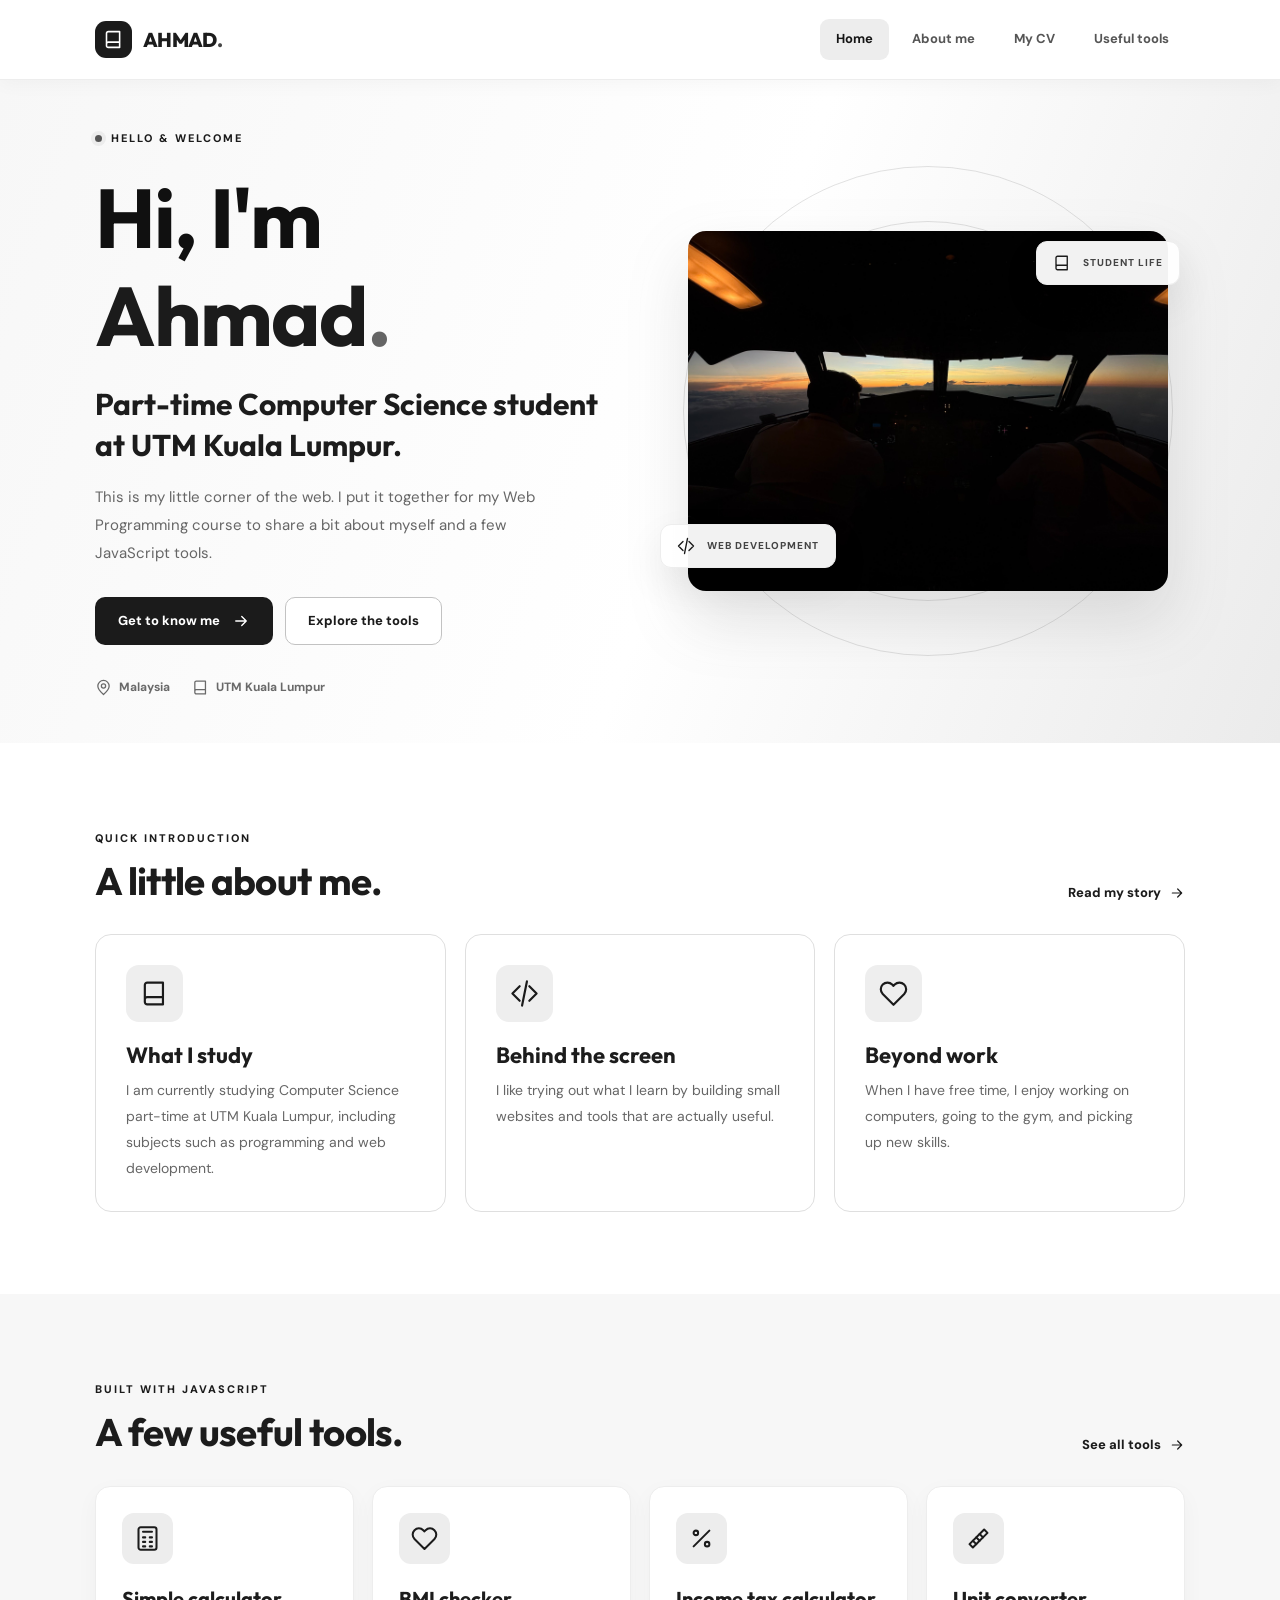
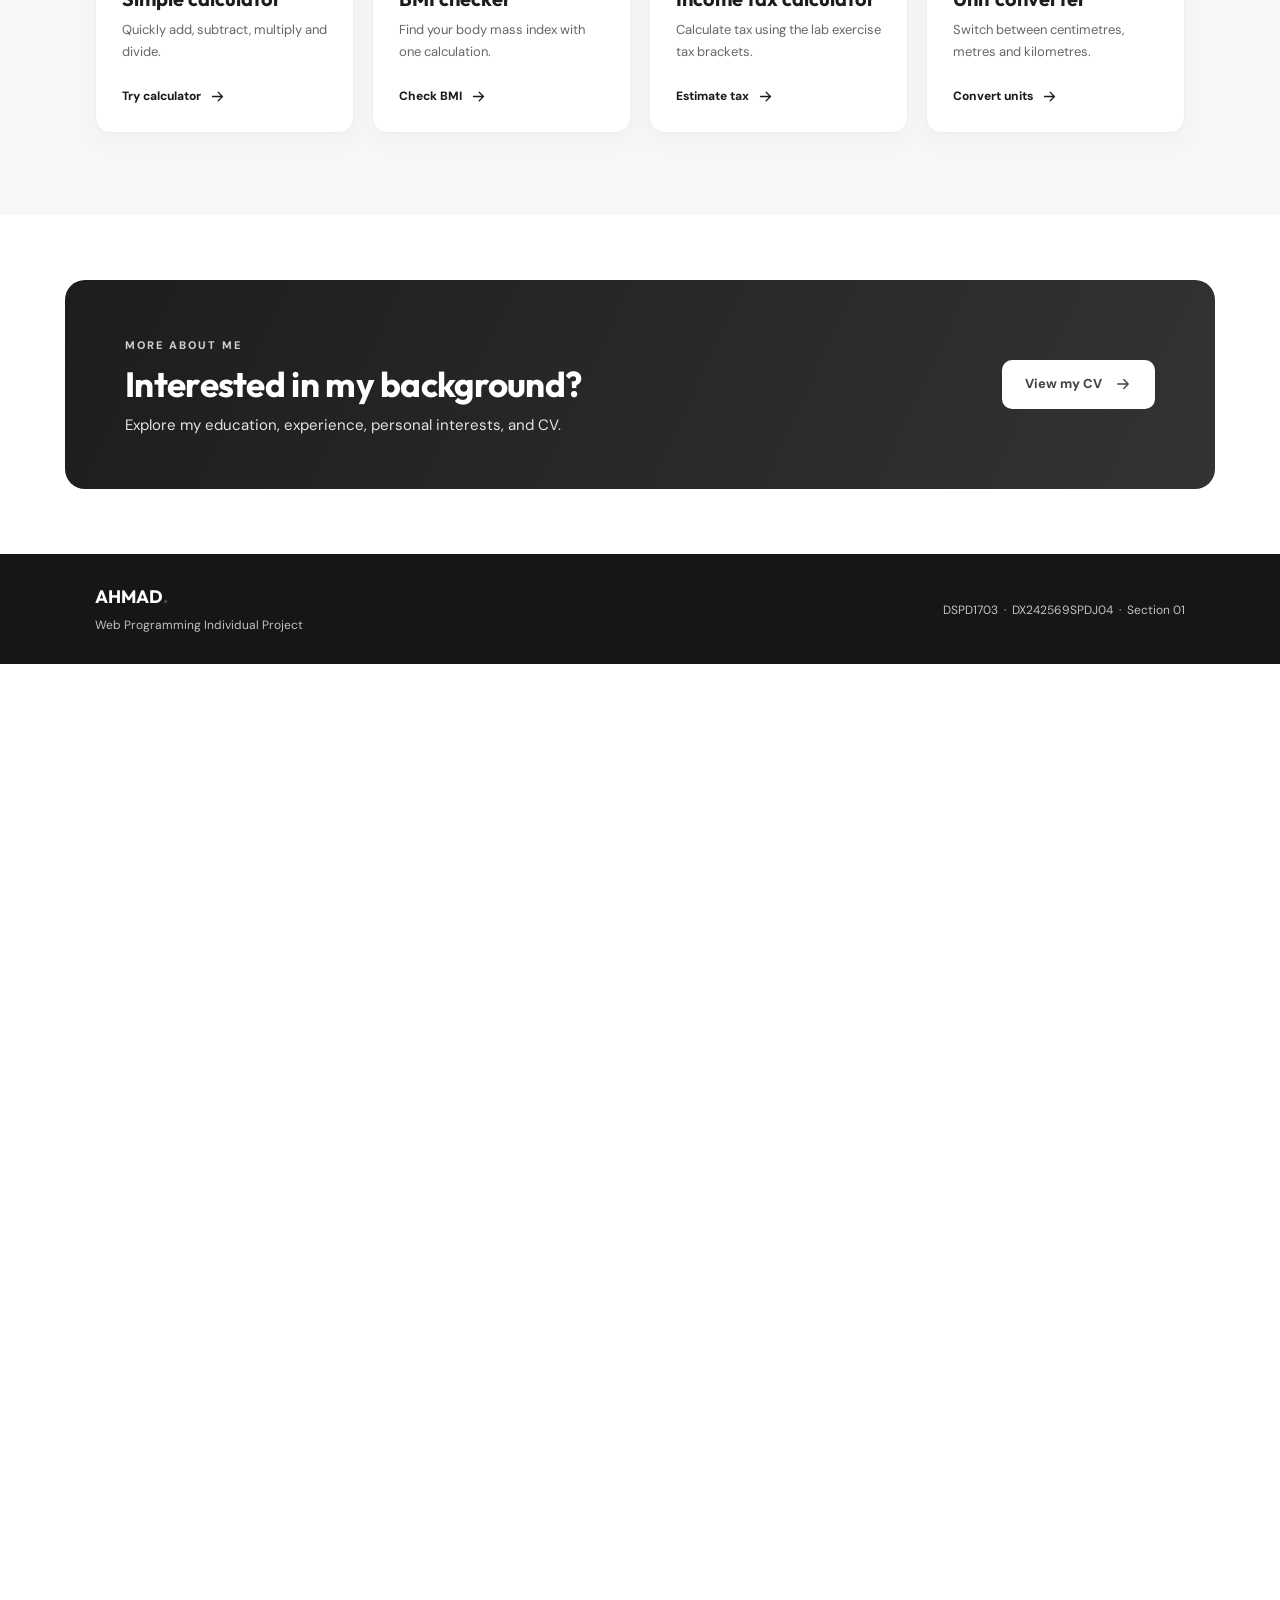
<file: index.html>
<!DOCTYPE html>
<html lang="en">

<head>
    <meta charset="UTF-8">
    <meta name="viewport" content="width=device-width, initial-scale=1.0">
    <title>Ahmad Salahuddin - Home</title>
    <meta http-equiv="refresh" content="0; url=Main.html">
</head>

<body>
    <p>Continue to the <a href="Main.html">main page</a>.</p>
</body>

</html>
</file>
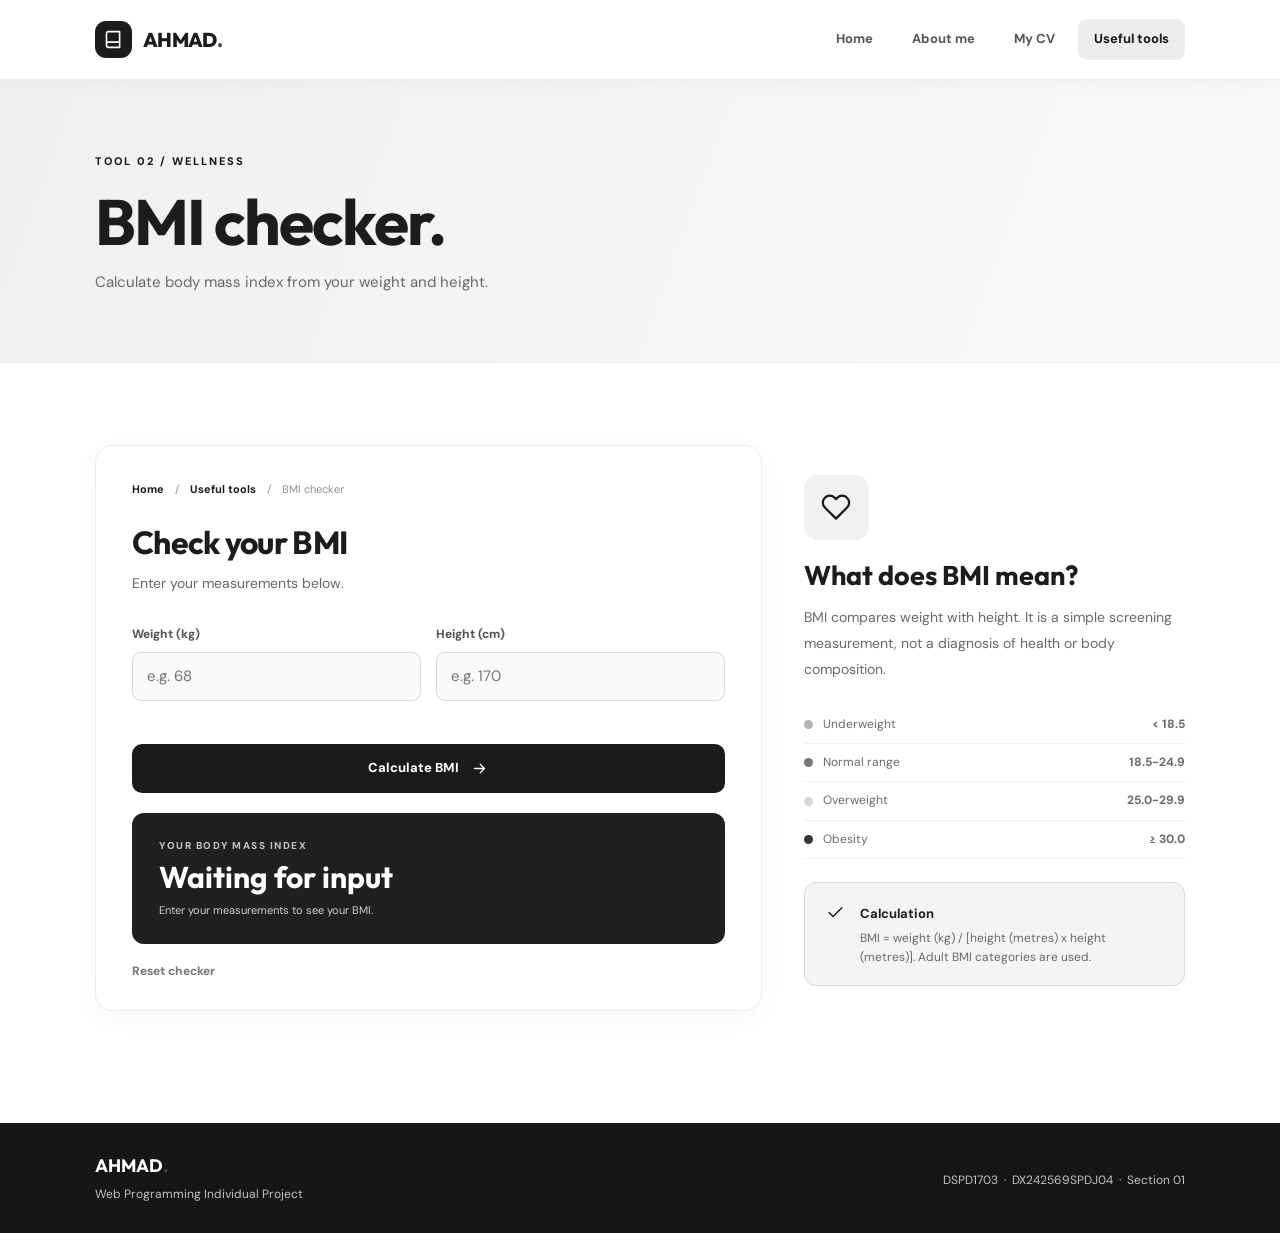
<file: BMI.html>
<!DOCTYPE html>
<html lang="en">
<head>
  <meta charset="UTF-8">
  <meta name="viewport" content="width=device-width, initial-scale=1.0">
  <meta name="description" content="Personal website and JavaScript tools project">
  <title>BMI checker | Ahmad Salahuddin</title>
  <!-- Name: Ahmad Salahuddin bin Mazlan | Matric: DX242569SPDJ04 | Section: 01 -->
  <link rel="stylesheet" href="https://www.w3schools.com/w3css/4/w3.css">
  <link rel="stylesheet" href="css/style.css">
  <script src="js/main.js" defer></script>
  <script src="js/tools.js" defer></script>
</head>
<body>
  <header class="site-header">
    <div class="nav-shell">
      <a class="logo" href="Main.html" aria-label="Ahmad Salahuddin - homepage"><span class="logo-mark"><svg width="21" height="21" viewBox="0 0 24 24" fill="none" stroke="currentColor" stroke-width="1.8" stroke-linecap="round" stroke-linejoin="round" aria-hidden="true"><path d="M4 19V5a2 2 0 0 1 2-2h13v18H6a2 2 0 0 1-2-2zM4 17a2 2 0 0 1 2-2h13"/></svg></span><span>AHMAD<span class="logo-dot">.</span></span></a>
      <nav class="nav-desktop" aria-label="Main navigation"><a class="nav-link " href="Main.html">Home</a><a class="nav-link " href="PersonalInfo.html">About me</a><a class="nav-link " href="CV.html">My CV</a><a class="nav-link active" href="Tools.html">Useful tools</a></nav>
      <button class="menu-toggle" id="menuToggle" type="button" aria-expanded="false" aria-controls="mobileNav" aria-label="Open menu"><span></span><span></span><span></span></button>
    </div>
    <nav class="mobile-nav" id="mobileNav" aria-label="Mobile navigation" hidden><a class="nav-link " href="Main.html">Home</a><a class="nav-link " href="PersonalInfo.html">About me</a><a class="nav-link " href="CV.html">My CV</a><a class="nav-link active" href="Tools.html">Useful tools</a></nav>
  </header>
  <main id="main-content"><section class="subhero"><div class="page-container"><span class="eyebrow">TOOL 02 / WELLNESS</span><h1>BMI checker.</h1><p>Calculate body mass index from your weight and height.</p></div></section>
<section class="section section-white"><div class="page-container tool-layout"><form class="calculator-panel content-card" id="bmiForm" novalidate><div class="tool-breadcrumb"><a href="Main.html">Home</a><span>/</span><a href="Tools.html">Useful tools</a><span>/</span><span>BMI checker</span></div><h2>Check your BMI</h2><p class="tool-intro">Enter your measurements below.</p><div class="input-grid"><div class="form-field"><label for="bmiWeight">Weight (kg)</label><input id="bmiWeight" type="number" inputmode="decimal" step="any" min=0.1 placeholder="e.g. 68" required></div><div class="form-field"><label for="bmiHeight">Height (cm)</label><input id="bmiHeight" type="number" inputmode="decimal" step="any" min=0.1 placeholder="e.g. 170" required></div></div>
<button type="submit" class="btn btn-primary w3-button btn-full">Calculate BMI <svg width="17" height="17" viewBox="0 0 24 24" fill="none" stroke="currentColor" stroke-width="1.8" stroke-linecap="round" stroke-linejoin="round" aria-hidden="true"><path d="M5 12h14m-6-6 6 6-6 6"/></svg></button>
<div class="tool-results" id="bmiResult" role="status" aria-live="polite"><span>YOUR BODY MASS INDEX</span><strong>Waiting for input</strong><small>Enter your measurements to see your BMI.</small></div><button type="reset" class="reset-link">Reset checker</button></form>
<div class="tool-aside"><span class="tool-aside-icon"><svg width="30" height="30" viewBox="0 0 24 24" fill="none" stroke="currentColor" stroke-width="1.8" stroke-linecap="round" stroke-linejoin="round" aria-hidden="true"><path d="M20.8 4.6a5.5 5.5 0 0 0-7.8 0L12 5.7l-1.1-1.1a5.5 5.5 0 0 0-7.8 7.8l8.9 8.9 8.9-8.9a5.5 5.5 0 0 0-.1-7.8z"/></svg></span><h3>What does BMI mean?</h3><p>BMI compares weight with height. It is a simple screening measurement, not a diagnosis of health or body composition.</p><div class="bmi-bands"><div><i class="band blue"></i>Underweight <b>&lt; 18.5</b></div><div><i class="band green"></i>Normal range <b>18.5-24.9</b></div><div><i class="band yellow"></i>Overweight <b>25.0-29.9</b></div><div><i class="band red"></i>Obesity <b>&ge; 30.0</b></div></div><aside class="note-card"><div class="note-ic"><svg width="19" height="19" viewBox="0 0 24 24" fill="none" stroke="currentColor" stroke-width="1.8" stroke-linecap="round" stroke-linejoin="round" aria-hidden="true"><path d="m4 12 5 5L20 6"/></svg></div><div><strong>Calculation</strong><p>BMI = weight (kg) / [height (metres) x height (metres)]. Adult BMI categories are used.</p></div></aside></div></div></section></main>
  <footer class="site-footer"><div class="page-container footer-row"><div><strong>AHMAD<span class="logo-dot">.</span></strong><span class="footer-small">Web Programming Individual Project</span></div><span class="footer-small">DSPD1703 &nbsp;&middot;&nbsp; DX242569SPDJ04 &nbsp;&middot;&nbsp; Section 01</span></div></footer>
</body>
</html>
</file>
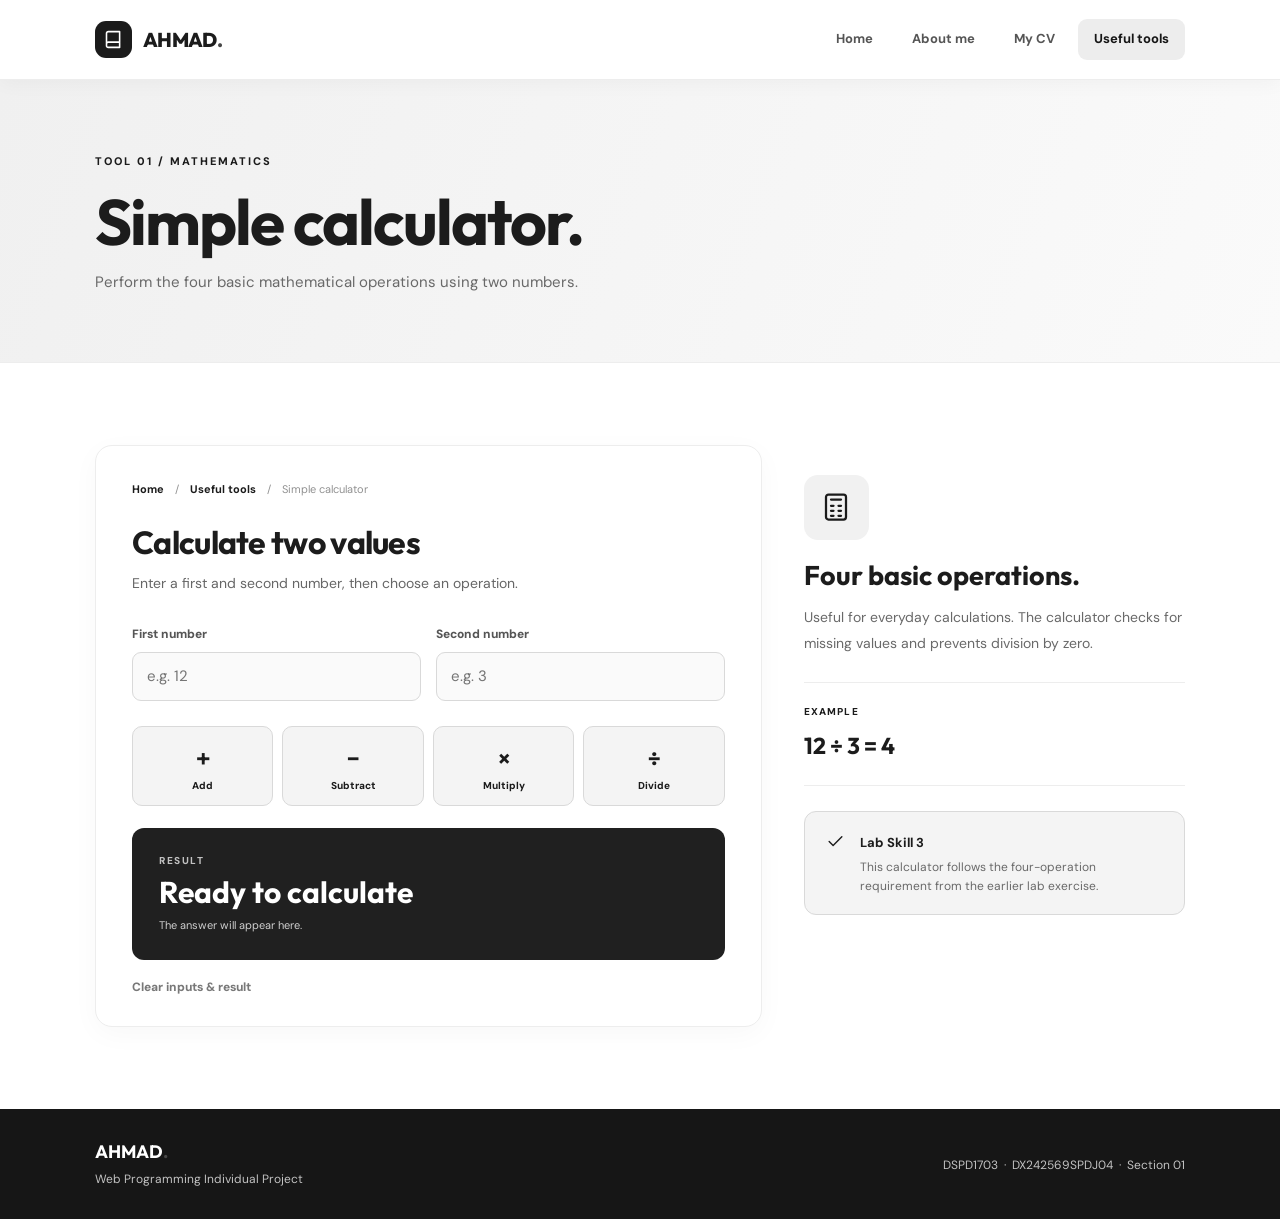
<file: Calculator.html>
<!DOCTYPE html>
<html lang="en">
<head>
  <meta charset="UTF-8">
  <meta name="viewport" content="width=device-width, initial-scale=1.0">
  <meta name="description" content="Personal website and JavaScript tools project">
  <title>Simple calculator | Ahmad Salahuddin</title>
  <!-- Name: Ahmad Salahuddin bin Mazlan | Matric: DX242569SPDJ04 | Section: 01 -->
  <link rel="stylesheet" href="https://www.w3schools.com/w3css/4/w3.css">
  <link rel="stylesheet" href="css/style.css">
  <script src="js/main.js" defer></script>
  <script src="js/tools.js" defer></script>
</head>
<body>
  <header class="site-header">
    <div class="nav-shell">
      <a class="logo" href="Main.html" aria-label="Ahmad Salahuddin - homepage"><span class="logo-mark"><svg width="21" height="21" viewBox="0 0 24 24" fill="none" stroke="currentColor" stroke-width="1.8" stroke-linecap="round" stroke-linejoin="round" aria-hidden="true"><path d="M4 19V5a2 2 0 0 1 2-2h13v18H6a2 2 0 0 1-2-2zM4 17a2 2 0 0 1 2-2h13"/></svg></span><span>AHMAD<span class="logo-dot">.</span></span></a>
      <nav class="nav-desktop" aria-label="Main navigation"><a class="nav-link " href="Main.html">Home</a><a class="nav-link " href="PersonalInfo.html">About me</a><a class="nav-link " href="CV.html">My CV</a><a class="nav-link active" href="Tools.html">Useful tools</a></nav>
      <button class="menu-toggle" id="menuToggle" type="button" aria-expanded="false" aria-controls="mobileNav" aria-label="Open menu"><span></span><span></span><span></span></button>
    </div>
    <nav class="mobile-nav" id="mobileNav" aria-label="Mobile navigation" hidden><a class="nav-link " href="Main.html">Home</a><a class="nav-link " href="PersonalInfo.html">About me</a><a class="nav-link " href="CV.html">My CV</a><a class="nav-link active" href="Tools.html">Useful tools</a></nav>
  </header>
  <main id="main-content"><section class="subhero"><div class="page-container"><span class="eyebrow">TOOL 01 / MATHEMATICS</span><h1>Simple calculator.</h1><p>Perform the four basic mathematical operations using two numbers.</p></div></section>
<section class="section section-white"><div class="page-container tool-layout"><div class="calculator-panel content-card"><div class="tool-breadcrumb"><a href="Main.html">Home</a><span>/</span><a href="Tools.html">Useful tools</a><span>/</span><span>Simple calculator</span></div><h2>Calculate two values</h2><p class="tool-intro">Enter a first and second number, then choose an operation.</p><div class="input-grid"><div class="form-field"><label for="calcA">First number</label><input id="calcA" type="number" inputmode="decimal" step="any"  placeholder="e.g. 12" required></div><div class="form-field"><label for="calcB">Second number</label><input id="calcB" type="number" inputmode="decimal" step="any"  placeholder="e.g. 3" required></div></div>
<div class="operation-grid"><button type="button" class="op-btn" data-calc="add">+ <span>Add</span></button><button type="button" class="op-btn" data-calc="subtract">- <span>Subtract</span></button><button type="button" class="op-btn" data-calc="multiply">&times; <span>Multiply</span></button><button type="button" class="op-btn" data-calc="divide">&divide; <span>Divide</span></button></div>
<div class="tool-results" id="calcResult" role="status" aria-live="polite"><span>RESULT</span><strong>Ready to calculate</strong><small>The answer will appear here.</small></div><button type="button" class="reset-link" id="calcClear">Clear inputs &amp; result</button></div>
<div class="tool-aside"><span class="tool-aside-icon"><svg width="30" height="30" viewBox="0 0 24 24" fill="none" stroke="currentColor" stroke-width="1.8" stroke-linecap="round" stroke-linejoin="round" aria-hidden="true"><rect x="4" y="2" width="16" height="20" rx="2"/><path d="M8 6h8M8 11h2m4 0h2M8 15h2m4 0h2M8 19h2m4 0h2"/></svg></span><h3>Four basic operations.</h3><p>Useful for everyday calculations. The calculator checks for missing values and prevents division by zero.</p><div class="small-example"><span>EXAMPLE</span><strong>12 &divide; 3 = 4</strong></div><aside class="note-card"><div class="note-ic"><svg width="19" height="19" viewBox="0 0 24 24" fill="none" stroke="currentColor" stroke-width="1.8" stroke-linecap="round" stroke-linejoin="round" aria-hidden="true"><path d="m4 12 5 5L20 6"/></svg></div><div><strong>Lab Skill 3</strong><p>This calculator follows the four-operation requirement from the earlier lab exercise.</p></div></aside></div></div></section></main>
  <footer class="site-footer"><div class="page-container footer-row"><div><strong>AHMAD<span class="logo-dot">.</span></strong><span class="footer-small">Web Programming Individual Project</span></div><span class="footer-small">DSPD1703 &nbsp;&middot;&nbsp; DX242569SPDJ04 &nbsp;&middot;&nbsp; Section 01</span></div></footer>
</body>
</html>
</file>
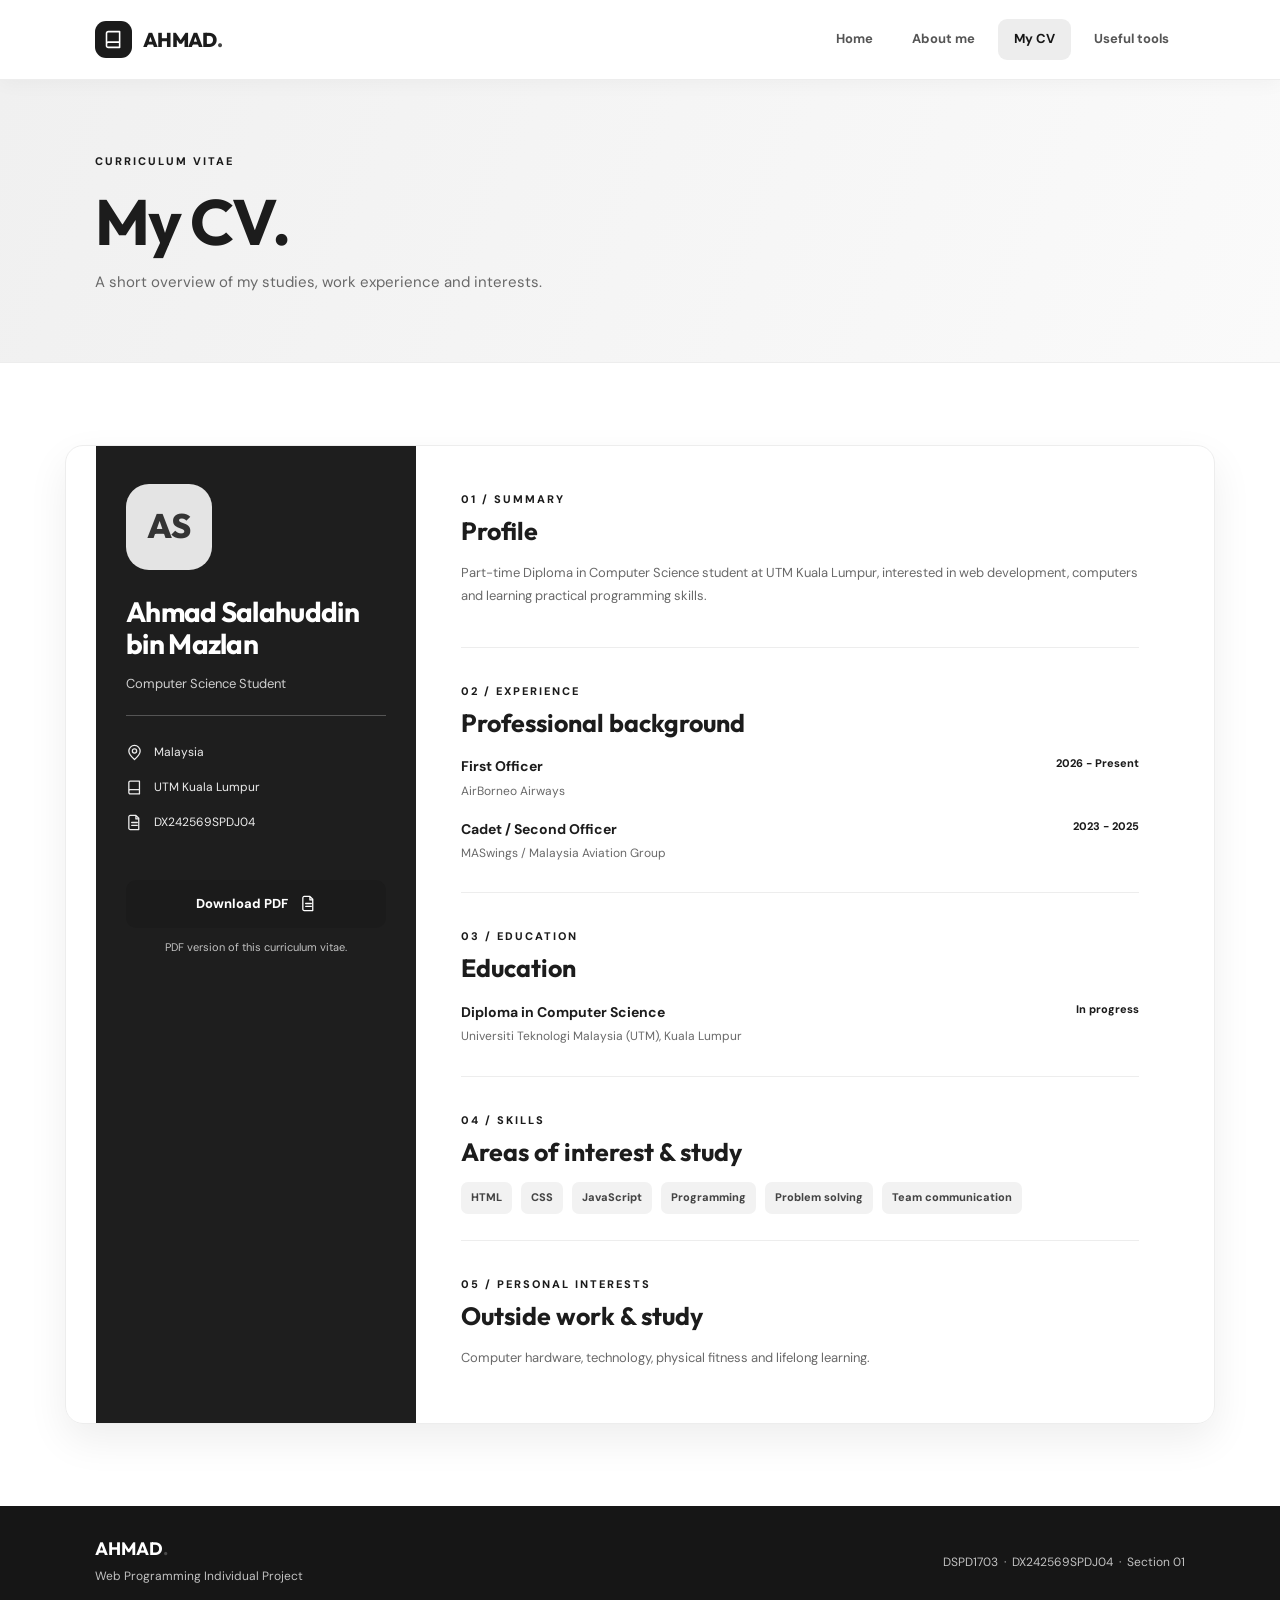
<file: CV.html>
<!DOCTYPE html>
<html lang="en">

<head>
  <meta charset="UTF-8">
  <meta name="viewport" content="width=device-width, initial-scale=1.0">
  <meta name="description" content="Personal website and JavaScript tools project">
  <title>My CV | Ahmad Salahuddin</title>
  <!-- Name: Ahmad Salahuddin bin Mazlan | Matric: DX242569SPDJ04 | Section: 01 -->
  <link rel="stylesheet" href="https://www.w3schools.com/w3css/4/w3.css">
  <link rel="stylesheet" href="css/style.css">
  <script src="js/main.js" defer></script>
  <script src="js/tools.js" defer></script>
</head>

<body>
  <header class="site-header">
    <div class="nav-shell">
      <a class="logo" href="Main.html" aria-label="Ahmad Salahuddin - homepage"><span class="logo-mark"><svg width="21"
            height="21" viewBox="0 0 24 24" fill="none" stroke="currentColor" stroke-width="1.8" stroke-linecap="round"
            stroke-linejoin="round" aria-hidden="true">
            <path d="M4 19V5a2 2 0 0 1 2-2h13v18H6a2 2 0 0 1-2-2zM4 17a2 2 0 0 1 2-2h13" />
          </svg></span><span>AHMAD<span class="logo-dot">.</span></span></a>
      <nav class="nav-desktop" aria-label="Main navigation"><a class="nav-link " href="Main.html">Home</a><a
          class="nav-link " href="PersonalInfo.html">About me</a><a class="nav-link active" href="CV.html">My CV</a><a
          class="nav-link " href="Tools.html">Useful tools</a></nav>
      <button class="menu-toggle" id="menuToggle" type="button" aria-expanded="false" aria-controls="mobileNav"
        aria-label="Open menu"><span></span><span></span><span></span></button>
    </div>
    <nav class="mobile-nav" id="mobileNav" aria-label="Mobile navigation" hidden><a class="nav-link "
        href="Main.html">Home</a><a class="nav-link " href="PersonalInfo.html">About me</a><a class="nav-link active"
        href="CV.html">My CV</a><a class="nav-link " href="Tools.html">Useful tools</a></nav>
  </header>
  <main id="main-content">
    <section class="subhero">
      <div class="page-container"><span class="eyebrow">CURRICULUM VITAE</span>
        <h1>My CV.</h1>
        <p>A short overview of my studies, work experience and interests.</p>
      </div>
    </section>
    <section class="section section-white">
      <div class="page-container cv-shell">
        <div class="cv-sidebar">
          <div class="cv-monogram">AS</div>
          <h2>Ahmad Salahuddin bin Mazlan</h2>
          <p class="cv-role">Computer Science Student</p>
          <div class="cv-details"><span><svg width="17" height="17" viewBox="0 0 24 24" fill="none"
                stroke="currentColor" stroke-width="1.8" stroke-linecap="round" stroke-linejoin="round"
                aria-hidden="true">
                <path d="M20 10c0 5-8 12-8 12S4 15 4 10a8 8 0 1 1 16 0z" />
                <circle cx="12" cy="10" r="3" />
              </svg> Malaysia</span><span><svg width="17" height="17" viewBox="0 0 24 24" fill="none"
                stroke="currentColor" stroke-width="1.8" stroke-linecap="round" stroke-linejoin="round"
                aria-hidden="true">
                <path d="M4 19V5a2 2 0 0 1 2-2h13v18H6a2 2 0 0 1-2-2zM4 17a2 2 0 0 1 2-2h13" />
              </svg> UTM Kuala Lumpur</span><span><svg width="17" height="17" viewBox="0 0 24 24" fill="none"
                stroke="currentColor" stroke-width="1.8" stroke-linecap="round" stroke-linejoin="round"
                aria-hidden="true">
                <path d="M6 2h8l4 4v16H6a2 2 0 0 1-2-2V4a2 2 0 0 1 2-2zM14 2v5h4M8 12h8M8 16h8" />
              </svg> DX242569SPDJ04</span></div><a class="btn btn-primary w3-button btn-full"
            href="assets/Ahmad_Salahuddin_CV.pdf" download>Download PDF <svg width="17" height="17" viewBox="0 0 24 24"
              fill="none" stroke="currentColor" stroke-width="1.8" stroke-linecap="round" stroke-linejoin="round"
              aria-hidden="true">
              <path d="M6 2h8l4 4v16H6a2 2 0 0 1-2-2V4a2 2 0 0 1 2-2zM14 2v5h4M8 12h8M8 16h8" />
            </svg></a>
          <p class="cv-small">PDF version of this curriculum vitae.</p>
        </div>
        <div class="cv-body">
          <div class="cv-section"><span class="eyebrow">01 / SUMMARY</span>
            <h3>Profile</h3>
            <p>Part-time Diploma in Computer Science student at UTM Kuala Lumpur, interested in web development,
              computers and learning practical programming skills.</p>
          </div>
          <div class="cv-section"><span class="eyebrow">02 / EXPERIENCE</span>
            <h3>Professional background</h3>
            <div class="cv-entry">
              <div><strong>First Officer</strong><span>AirBorneo Airways</span></div><small>2026 - Present</small>
            </div>
            <div class="cv-entry">
              <div><strong>Cadet / Second Officer</strong><span>MASwings / Malaysia Aviation Group</span></div>
              <small>2023 - 2025</small>
            </div>
          </div>
          <div class="cv-section"><span class="eyebrow">03 / EDUCATION</span>
            <h3>Education</h3>
            <div class="cv-entry">
              <div><strong>Diploma in Computer Science</strong><span>Universiti Teknologi Malaysia (UTM), Kuala
                  Lumpur</span></div><small>In progress</small>
            </div>
          </div>
          <div class="cv-section"><span class="eyebrow">04 / SKILLS</span>
            <h3>Areas of interest &amp; study</h3>
            <div class="tag-cloud">
              <span>HTML</span><span>CSS</span><span>JavaScript</span><span>Programming</span><span>Problem
                solving</span><span>Team communication</span></div>
          </div>
          <div class="cv-section"><span class="eyebrow">05 / PERSONAL INTERESTS</span>
            <h3>Outside work &amp; study</h3>
            <p>Computer hardware, technology, physical fitness and lifelong learning.</p>
          </div>
        </div>
      </div>
    </section>
  </main>
  <footer class="site-footer">
    <div class="page-container footer-row">
      <div><strong>AHMAD<span class="logo-dot">.</span></strong><span class="footer-small">Web Programming Individual
          Project</span></div><span class="footer-small">DSPD1703 &nbsp;&middot;&nbsp; DX242569SPDJ04
        &nbsp;&middot;&nbsp; Section 01</span>
    </div>
  </footer>
</body>

</html>
</file>
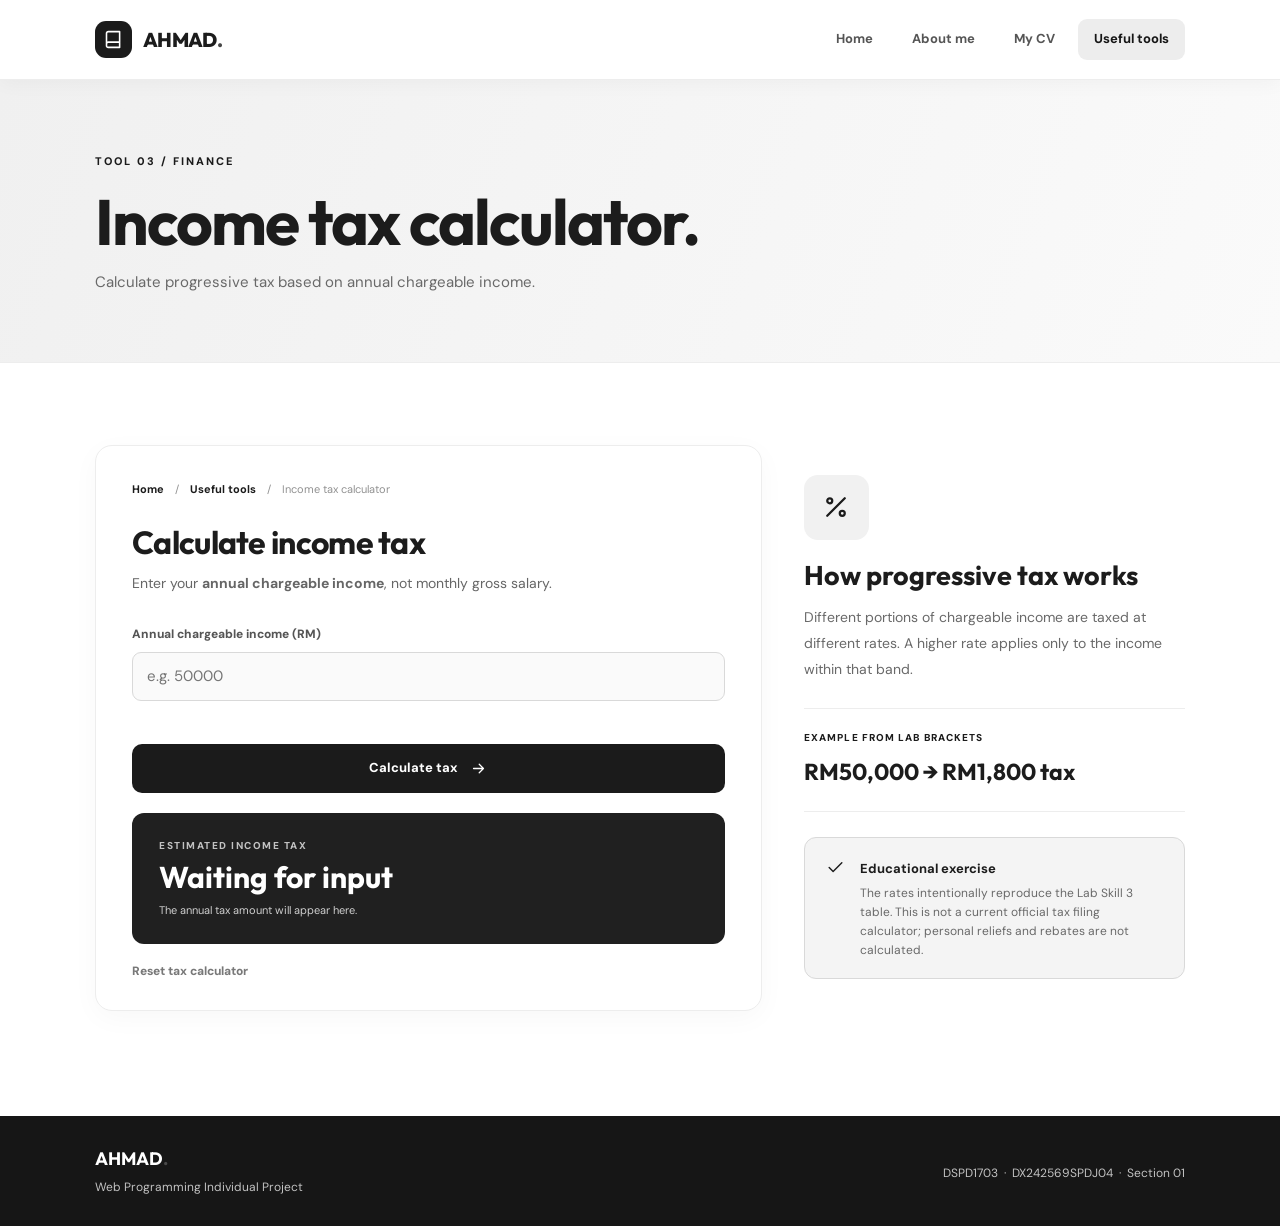
<file: IncomeTax.html>
<!DOCTYPE html>
<html lang="en">
<head>
  <meta charset="UTF-8">
  <meta name="viewport" content="width=device-width, initial-scale=1.0">
  <meta name="description" content="Personal website and JavaScript tools project">
  <title>Income tax calculator | Ahmad Salahuddin</title>
  <!-- Name: Ahmad Salahuddin bin Mazlan | Matric: DX242569SPDJ04 | Section: 01 -->
  <link rel="stylesheet" href="https://www.w3schools.com/w3css/4/w3.css">
  <link rel="stylesheet" href="css/style.css">
  <script src="js/main.js" defer></script>
  <script src="js/tools.js" defer></script>
</head>
<body>
  <header class="site-header">
    <div class="nav-shell">
      <a class="logo" href="Main.html" aria-label="Ahmad Salahuddin - homepage"><span class="logo-mark"><svg width="21" height="21" viewBox="0 0 24 24" fill="none" stroke="currentColor" stroke-width="1.8" stroke-linecap="round" stroke-linejoin="round" aria-hidden="true"><path d="M4 19V5a2 2 0 0 1 2-2h13v18H6a2 2 0 0 1-2-2zM4 17a2 2 0 0 1 2-2h13"/></svg></span><span>AHMAD<span class="logo-dot">.</span></span></a>
      <nav class="nav-desktop" aria-label="Main navigation"><a class="nav-link " href="Main.html">Home</a><a class="nav-link " href="PersonalInfo.html">About me</a><a class="nav-link " href="CV.html">My CV</a><a class="nav-link active" href="Tools.html">Useful tools</a></nav>
      <button class="menu-toggle" id="menuToggle" type="button" aria-expanded="false" aria-controls="mobileNav" aria-label="Open menu"><span></span><span></span><span></span></button>
    </div>
    <nav class="mobile-nav" id="mobileNav" aria-label="Mobile navigation" hidden><a class="nav-link " href="Main.html">Home</a><a class="nav-link " href="PersonalInfo.html">About me</a><a class="nav-link " href="CV.html">My CV</a><a class="nav-link active" href="Tools.html">Useful tools</a></nav>
  </header>
  <main id="main-content"><section class="subhero"><div class="page-container"><span class="eyebrow">TOOL 03 / FINANCE</span><h1>Income tax calculator.</h1><p>Calculate progressive tax based on annual chargeable income.</p></div></section>
<section class="section section-white"><div class="page-container tool-layout"><form class="calculator-panel content-card" id="taxForm" novalidate><div class="tool-breadcrumb"><a href="Main.html">Home</a><span>/</span><a href="Tools.html">Useful tools</a><span>/</span><span>Income tax calculator</span></div><h2>Calculate income tax</h2><p class="tool-intro">Enter your <strong>annual chargeable income</strong>, not monthly gross salary.</p><div class="form-field"><label for="taxIncome">Annual chargeable income (RM)</label><input id="taxIncome" type="number" inputmode="decimal" step="any" min=0 placeholder="e.g. 50000" required></div>
<button type="submit" class="btn btn-primary w3-button btn-full">Calculate tax <svg width="17" height="17" viewBox="0 0 24 24" fill="none" stroke="currentColor" stroke-width="1.8" stroke-linecap="round" stroke-linejoin="round" aria-hidden="true"><path d="M5 12h14m-6-6 6 6-6 6"/></svg></button>
<div class="tool-results" id="taxResult" role="status" aria-live="polite"><span>ESTIMATED INCOME TAX</span><strong>Waiting for input</strong><small>The annual tax amount will appear here.</small></div><div class="tax-breakdown" id="taxBreakdown" hidden></div><button type="reset" class="reset-link">Reset tax calculator</button></form>
<div class="tool-aside"><span class="tool-aside-icon"><svg width="30" height="30" viewBox="0 0 24 24" fill="none" stroke="currentColor" stroke-width="1.8" stroke-linecap="round" stroke-linejoin="round" aria-hidden="true"><circle cx="7" cy="7" r="2"/><circle cx="17" cy="17" r="2"/><path d="M5 19 19 5"/></svg></span><h3>How progressive tax works</h3><p>Different portions of chargeable income are taxed at different rates. A higher rate applies only to the income within that band.</p><div class="small-example"><span>EXAMPLE FROM LAB BRACKETS</span><strong>RM50,000 &rarr; RM1,800 tax</strong></div><aside class="note-card"><div class="note-ic"><svg width="19" height="19" viewBox="0 0 24 24" fill="none" stroke="currentColor" stroke-width="1.8" stroke-linecap="round" stroke-linejoin="round" aria-hidden="true"><path d="m4 12 5 5L20 6"/></svg></div><div><strong>Educational exercise</strong><p>The rates intentionally reproduce the Lab Skill 3 table. This is not a current official tax filing calculator; personal reliefs and rebates are not calculated.</p></div></aside></div></div></section></main>
  <footer class="site-footer"><div class="page-container footer-row"><div><strong>AHMAD<span class="logo-dot">.</span></strong><span class="footer-small">Web Programming Individual Project</span></div><span class="footer-small">DSPD1703 &nbsp;&middot;&nbsp; DX242569SPDJ04 &nbsp;&middot;&nbsp; Section 01</span></div></footer>
</body>
</html>
</file>
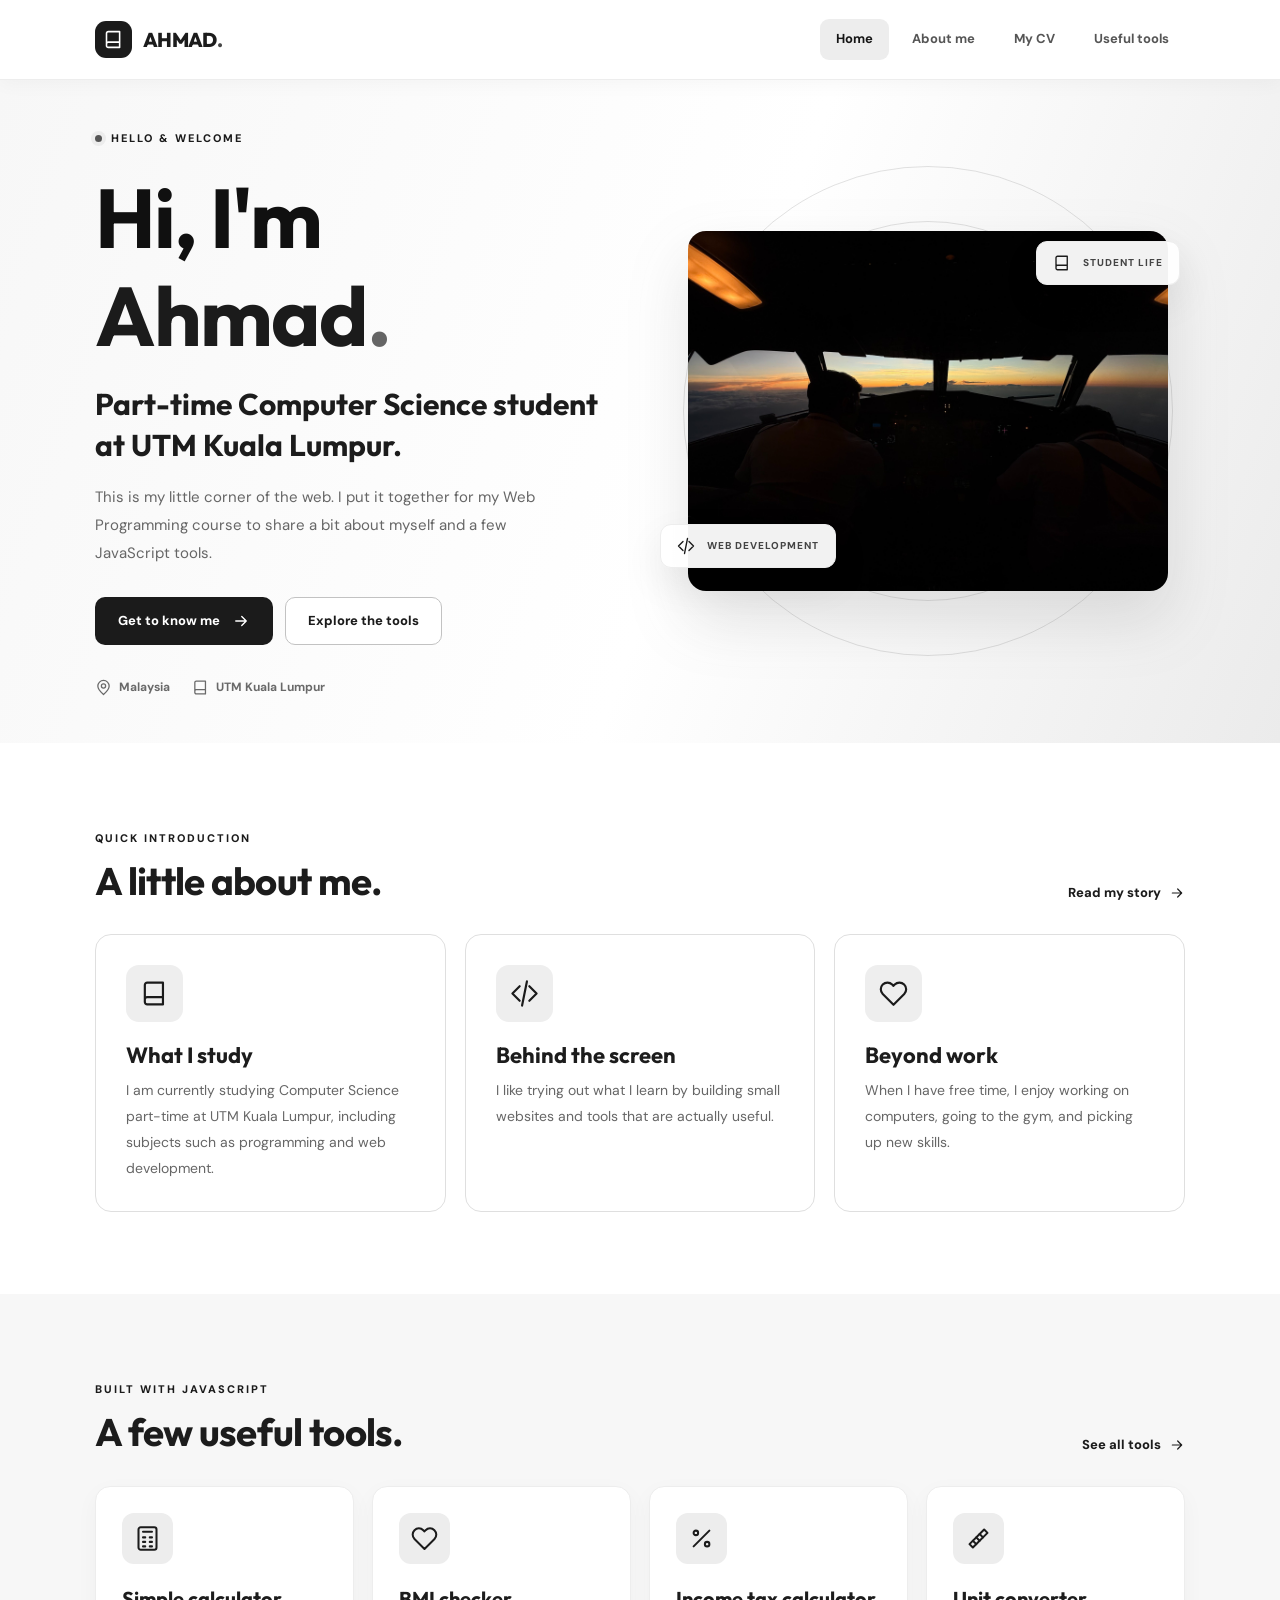
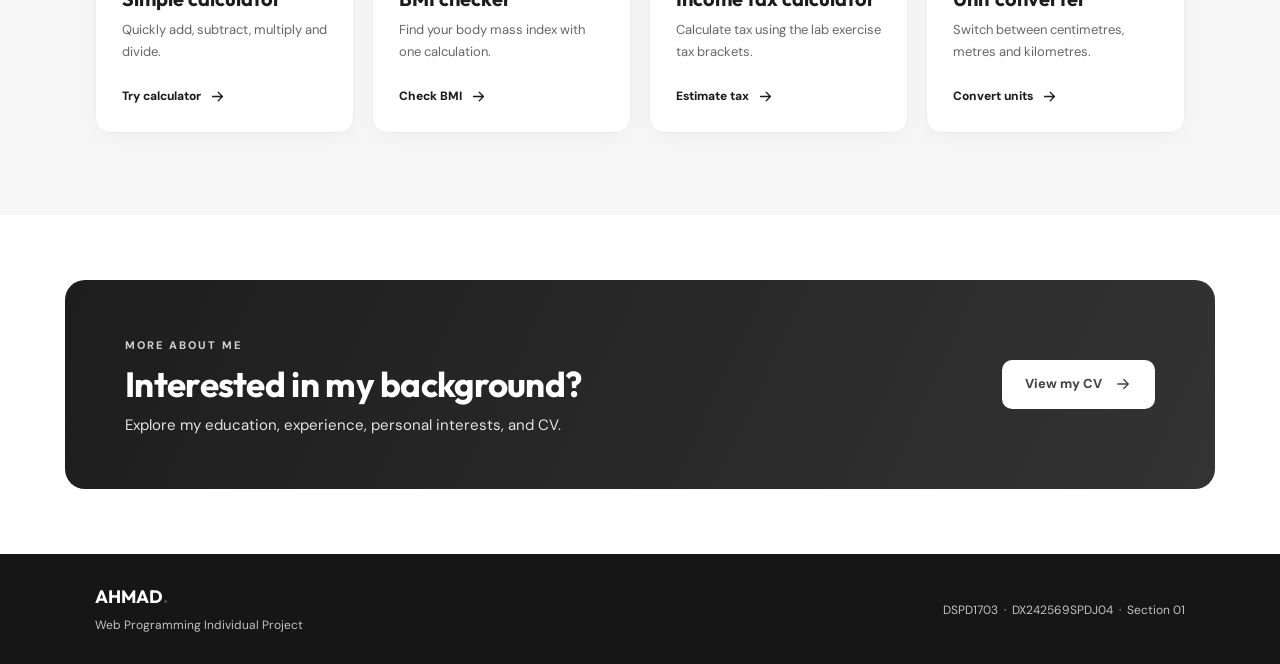
<file: Main.html>
<!DOCTYPE html>
<html lang="en">

<head>
  <meta charset="UTF-8">
  <meta name="viewport" content="width=device-width, initial-scale=1.0">
  <meta name="description" content="Personal website and JavaScript tools project">
  <title>Home | Ahmad Salahuddin</title>
  <!-- Name: Ahmad Salahuddin bin Mazlan | Matric: DX242569SPDJ04 | Section: 01 -->
  <link rel="stylesheet" href="https://www.w3schools.com/w3css/4/w3.css">
  <link rel="stylesheet" href="css/style.css">
  <script src="js/main.js" defer></script>
  <script src="js/tools.js" defer></script>
</head>

<body>
  <header class="site-header">
    <div class="nav-shell">
      <a class="logo" href="Main.html" aria-label="Ahmad Salahuddin - homepage"><span class="logo-mark"><svg width="21"
            height="21" viewBox="0 0 24 24" fill="none" stroke="currentColor" stroke-width="1.8" stroke-linecap="round"
            stroke-linejoin="round" aria-hidden="true">
            <path d="M4 19V5a2 2 0 0 1 2-2h13v18H6a2 2 0 0 1-2-2zM4 17a2 2 0 0 1 2-2h13" />
          </svg></span><span>AHMAD<span class="logo-dot">.</span></span></a>
      <nav class="nav-desktop" aria-label="Main navigation"><a class="nav-link active" href="Main.html">Home</a><a
          class="nav-link " href="PersonalInfo.html">About me</a><a class="nav-link " href="CV.html">My CV</a><a
          class="nav-link " href="Tools.html">Useful tools</a></nav>
      <button class="menu-toggle" id="menuToggle" type="button" aria-expanded="false" aria-controls="mobileNav"
        aria-label="Open menu"><span></span><span></span><span></span></button>
    </div>
    <nav class="mobile-nav" id="mobileNav" aria-label="Mobile navigation" hidden><a class="nav-link active"
        href="Main.html">Home</a><a class="nav-link " href="PersonalInfo.html">About me</a><a class="nav-link "
        href="CV.html">My CV</a><a class="nav-link " href="Tools.html">Useful tools</a></nav>
  </header>
  <main id="main-content">
    <section class="hero">
      <div class="page-container hero-grid">
        <div class="hero-copy"><span class="eyebrow"><span class="status-dot"></span> HELLO &amp; WELCOME</span>
          <h1>Hi, I'm <span class="name-accent">Ahmad</span><span class="name-punctuation">.</span></h1>
          <p class="hero-lead">Part-time Computer Science student at UTM Kuala Lumpur.</p>
          <p class="hero-sub">This is my little corner of the web. I put it together for my Web Programming course to
            share a bit about myself and a few JavaScript tools.</p>
          <div class="hero-actions"><a class="btn btn-primary w3-button" href="PersonalInfo.html">Get to know me <svg
                width="18" height="18" viewBox="0 0 24 24" fill="none" stroke="currentColor" stroke-width="1.8"
                stroke-linecap="round" stroke-linejoin="round" aria-hidden="true">
                <path d="M5 12h14m-6-6 6 6-6 6" />
              </svg></a><a class="btn btn-outline w3-button" href="Tools.html">Explore the tools</a></div>
          <div class="hero-facts"><span><svg width="17" height="17" viewBox="0 0 24 24" fill="none"
                stroke="currentColor" stroke-width="1.8" stroke-linecap="round" stroke-linejoin="round"
                aria-hidden="true">
                <path d="M20 10c0 5-8 12-8 12S4 15 4 10a8 8 0 1 1 16 0z" />
                <circle cx="12" cy="10" r="3" />
              </svg> Malaysia</span><span><svg width="17" height="17" viewBox="0 0 24 24" fill="none"
                stroke="currentColor" stroke-width="1.8" stroke-linecap="round" stroke-linejoin="round"
                aria-hidden="true">
                <path d="M4 19V5a2 2 0 0 1 2-2h13v18H6a2 2 0 0 1-2-2zM4 17a2 2 0 0 1 2-2h13" />
              </svg> UTM Kuala Lumpur</span></div>
        </div>
        <div class="hero-art" aria-label="Personal photograph and website project labels">
          <div class="orbit orbit-one"></div>
          <div class="orbit orbit-two"></div>
          <div class="hero-visual"><img src="assets/Cockpit_pic.jpeg" alt="View of a sunset from an aircraft cockpit">
          </div>
          <div class="floating-card floating-card-top"><svg width="18" height="18" viewBox="0 0 24 24" fill="none"
              stroke="currentColor" stroke-width="1.8" stroke-linecap="round" stroke-linejoin="round"
              aria-hidden="true">
              <path d="M4 19V5a2 2 0 0 1 2-2h13v18H6a2 2 0 0 1-2-2zM4 17a2 2 0 0 1 2-2h13" />
            </svg> <span>STUDENT LIFE</span></div>
          <div class="floating-card floating-card-bottom"><svg width="18" height="18" viewBox="0 0 24 24" fill="none"
              stroke="currentColor" stroke-width="1.8" stroke-linecap="round" stroke-linejoin="round"
              aria-hidden="true">
              <path d="m8 6-6 6 6 6m8-12 6 6-6 6m-6 4 4-20" />
            </svg> <span>WEB DEVELOPMENT</span></div>
        </div>
      </div>
    </section>
    <section class="section section-white">
      <div class="page-container">
        <div class="section-heading">
          <div><span class="eyebrow">QUICK INTRODUCTION</span>
            <h2>A little about me.</h2>
          </div><a href="PersonalInfo.html" class="text-link">Read my story <svg width="16" height="16"
              viewBox="0 0 24 24" fill="none" stroke="currentColor" stroke-width="1.8" stroke-linecap="round"
              stroke-linejoin="round" aria-hidden="true">
              <path d="M5 12h14m-6-6 6 6-6 6" />
            </svg></a>
        </div>
        <div class="intro-grid">
          <article class="intro-card"><span class="intro-icon"><svg width="29" height="29" viewBox="0 0 24 24"
                fill="none" stroke="currentColor" stroke-width="1.8" stroke-linecap="round" stroke-linejoin="round"
                aria-hidden="true">
                <path d="M4 19V5a2 2 0 0 1 2-2h13v18H6a2 2 0 0 1-2-2zM4 17a2 2 0 0 1 2-2h13" />
              </svg></span>
            <h3>What I study</h3>
            <p>I am currently studying Computer Science part-time at UTM Kuala Lumpur, including subjects such as
              programming and web development.</p>
          </article>
          <article class="intro-card"><span class="intro-icon"><svg width="29" height="29" viewBox="0 0 24 24"
                fill="none" stroke="currentColor" stroke-width="1.8" stroke-linecap="round" stroke-linejoin="round"
                aria-hidden="true">
                <path d="m8 6-6 6 6 6m8-12 6 6-6 6m-6 4 4-20" />
              </svg></span>
            <h3>Behind the screen</h3>
            <p>I like trying out what I learn by building small websites and tools that are actually useful.</p>
          </article>
          <article class="intro-card"><span class="intro-icon"><svg width="29" height="29" viewBox="0 0 24 24"
                fill="none" stroke="currentColor" stroke-width="1.8" stroke-linecap="round" stroke-linejoin="round"
                aria-hidden="true">
                <path
                  d="M20.8 4.6a5.5 5.5 0 0 0-7.8 0L12 5.7l-1.1-1.1a5.5 5.5 0 0 0-7.8 7.8l8.9 8.9 8.9-8.9a5.5 5.5 0 0 0-.1-7.8z" />
              </svg></span>
            <h3>Beyond work</h3>
            <p>When I have free time, I enjoy working on computers, going to the gym, and picking up new skills.</p>
          </article>
        </div>
      </div>
    </section>
    <section class="section section-muted">
      <div class="page-container">
        <div class="section-heading">
          <div><span class="eyebrow">BUILT WITH JAVASCRIPT</span>
            <h2>A few useful tools.</h2>
          </div><a href="Tools.html" class="text-link">See all tools <svg width="16" height="16" viewBox="0 0 24 24"
              fill="none" stroke="currentColor" stroke-width="1.8" stroke-linecap="round" stroke-linejoin="round"
              aria-hidden="true">
              <path d="M5 12h14m-6-6 6 6-6 6" />
            </svg></a>
        </div>
        <div class="tools-grid"><a class="tool-tile w3-card" href="Calculator.html"><span class="tool-icon"><svg
                width="27" height="27" viewBox="0 0 24 24" fill="none" stroke="currentColor" stroke-width="1.8"
                stroke-linecap="round" stroke-linejoin="round" aria-hidden="true">
                <rect x="4" y="2" width="16" height="20" rx="2" />
                <path d="M8 6h8M8 11h2m4 0h2M8 15h2m4 0h2M8 19h2m4 0h2" />
              </svg></span>
            <h3>Simple calculator</h3>
            <p>Quickly add, subtract, multiply and divide.</p><span class="inline-link">Try calculator <svg width="17"
                height="17" viewBox="0 0 24 24" fill="none" stroke="currentColor" stroke-width="1.8"
                stroke-linecap="round" stroke-linejoin="round" aria-hidden="true">
                <path d="M5 12h14m-6-6 6 6-6 6" />
              </svg></span>
          </a><a class="tool-tile w3-card" href="BMI.html"><span class="tool-icon"><svg width="27" height="27"
                viewBox="0 0 24 24" fill="none" stroke="currentColor" stroke-width="1.8" stroke-linecap="round"
                stroke-linejoin="round" aria-hidden="true">
                <path
                  d="M20.8 4.6a5.5 5.5 0 0 0-7.8 0L12 5.7l-1.1-1.1a5.5 5.5 0 0 0-7.8 7.8l8.9 8.9 8.9-8.9a5.5 5.5 0 0 0-.1-7.8z" />
              </svg></span>
            <h3>BMI checker</h3>
            <p>Find your body mass index with one calculation.</p><span class="inline-link">Check BMI <svg width="17"
                height="17" viewBox="0 0 24 24" fill="none" stroke="currentColor" stroke-width="1.8"
                stroke-linecap="round" stroke-linejoin="round" aria-hidden="true">
                <path d="M5 12h14m-6-6 6 6-6 6" />
              </svg></span>
          </a><a class="tool-tile w3-card" href="IncomeTax.html"><span class="tool-icon"><svg width="27" height="27"
                viewBox="0 0 24 24" fill="none" stroke="currentColor" stroke-width="1.8" stroke-linecap="round"
                stroke-linejoin="round" aria-hidden="true">
                <circle cx="7" cy="7" r="2" />
                <circle cx="17" cy="17" r="2" />
                <path d="M5 19 19 5" />
              </svg></span>
            <h3>Income tax calculator</h3>
            <p>Calculate tax using the lab exercise tax brackets.</p><span class="inline-link">Estimate tax <svg
                width="17" height="17" viewBox="0 0 24 24" fill="none" stroke="currentColor" stroke-width="1.8"
                stroke-linecap="round" stroke-linejoin="round" aria-hidden="true">
                <path d="M5 12h14m-6-6 6 6-6 6" />
              </svg></span>
          </a><a class="tool-tile w3-card" href="UnitConverter.html"><span class="tool-icon"><svg width="27" height="27"
                viewBox="0 0 24 24" fill="none" stroke="currentColor" stroke-width="1.8" stroke-linecap="round"
                stroke-linejoin="round" aria-hidden="true">
                <path d="m4 17 13-13 3 3L7 20l-3-3z" />
                <path d="m10 11 3 3m0-6 3 3M7 14l3 3" />
              </svg></span>
            <h3>Unit converter</h3>
            <p>Switch between centimetres, metres and kilometres.</p><span class="inline-link">Convert units <svg
                width="17" height="17" viewBox="0 0 24 24" fill="none" stroke="currentColor" stroke-width="1.8"
                stroke-linecap="round" stroke-linejoin="round" aria-hidden="true">
                <path d="M5 12h14m-6-6 6 6-6 6" />
              </svg></span>
          </a></div>
      </div>
    </section>
    <section class="cta-section">
      <div class="page-container cta-box">
        <div><span class="eyebrow">MORE ABOUT ME</span>
          <h2>Interested in my background?</h2>
          <p>Explore my education, experience, personal interests, and CV.</p>
        </div><a href="CV.html" class="btn btn-white w3-button">View my CV <svg width="18" height="18"
            viewBox="0 0 24 24" fill="none" stroke="currentColor" stroke-width="1.8" stroke-linecap="round"
            stroke-linejoin="round" aria-hidden="true">
            <path d="M5 12h14m-6-6 6 6-6 6" />
          </svg></a>
      </div>
    </section>
  </main>
  <footer class="site-footer">
    <div class="page-container footer-row">
      <div><strong>AHMAD<span class="logo-dot">.</span></strong><span class="footer-small">Web Programming Individual
          Project</span></div><span class="footer-small">DSPD1703 &nbsp;&middot;&nbsp; DX242569SPDJ04
        &nbsp;&middot;&nbsp; Section 01</span>
    </div>
  </footer>
</body>

</html>
</file>
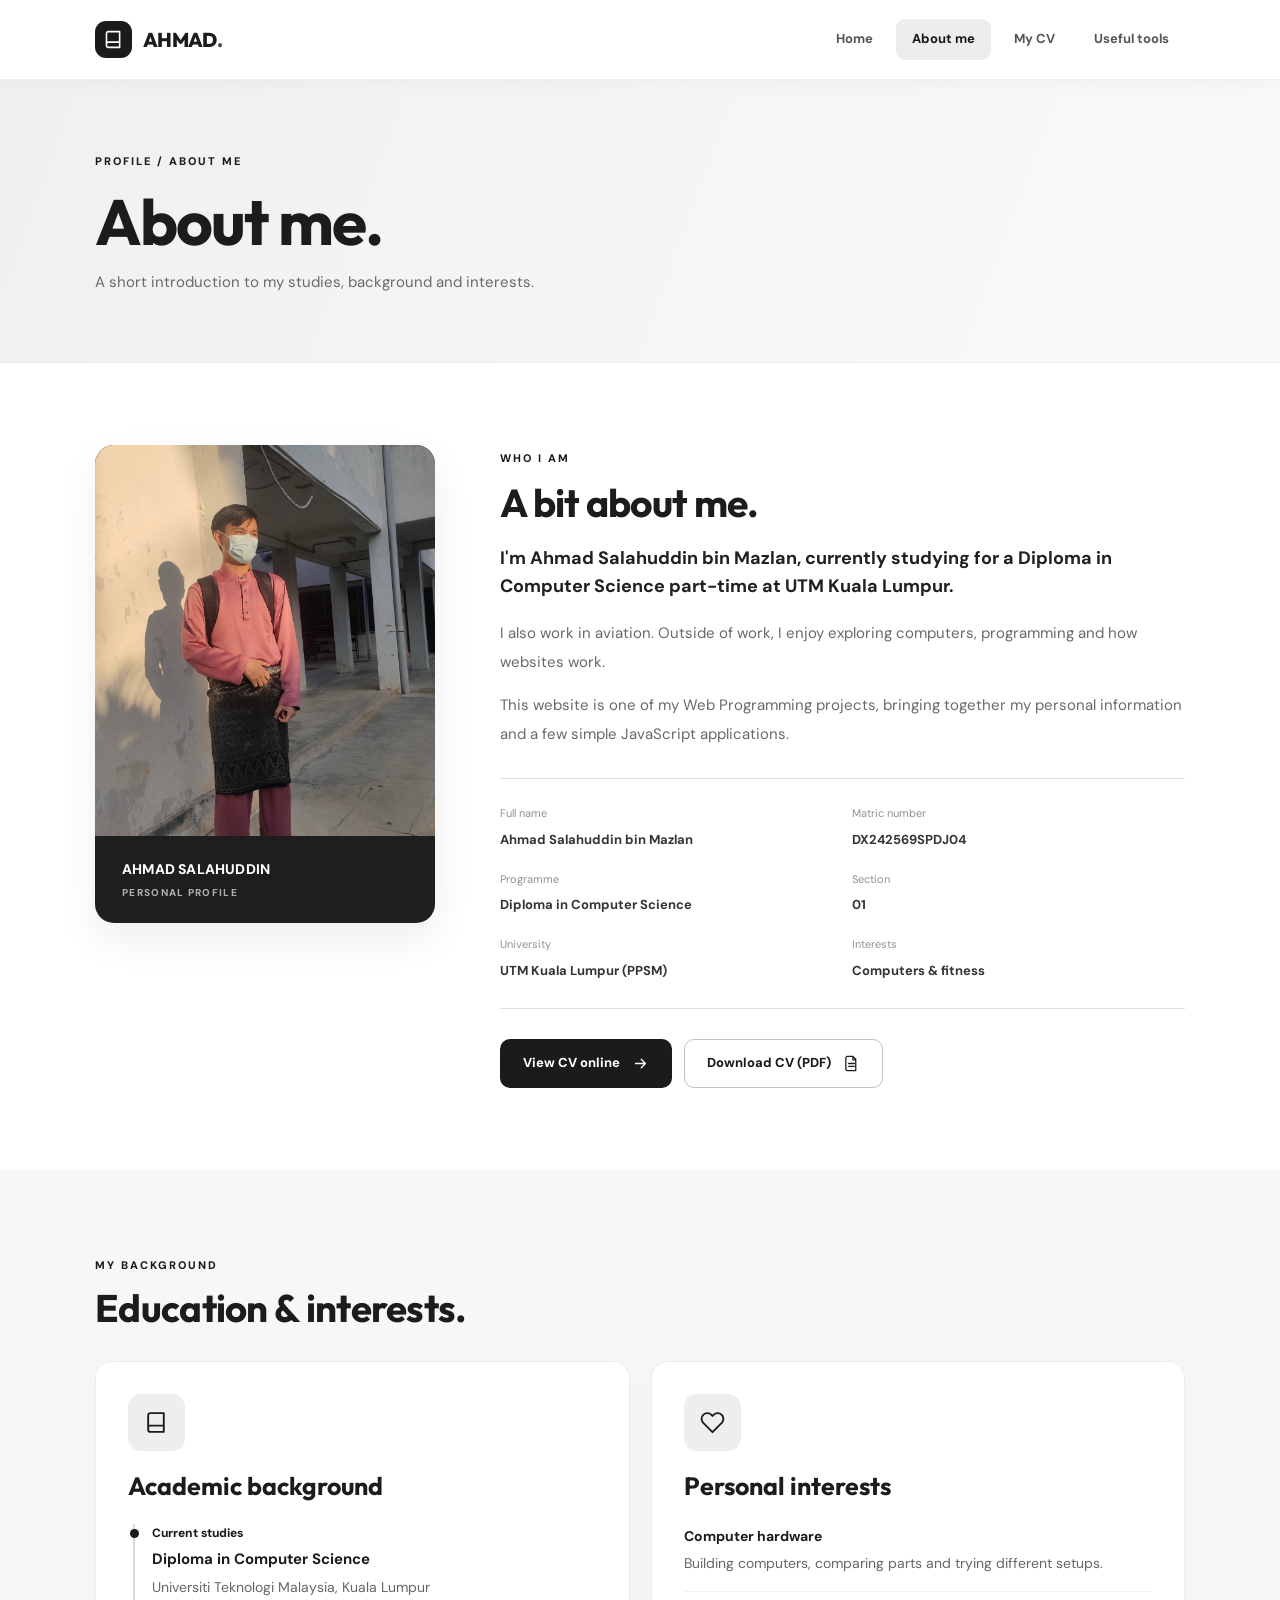
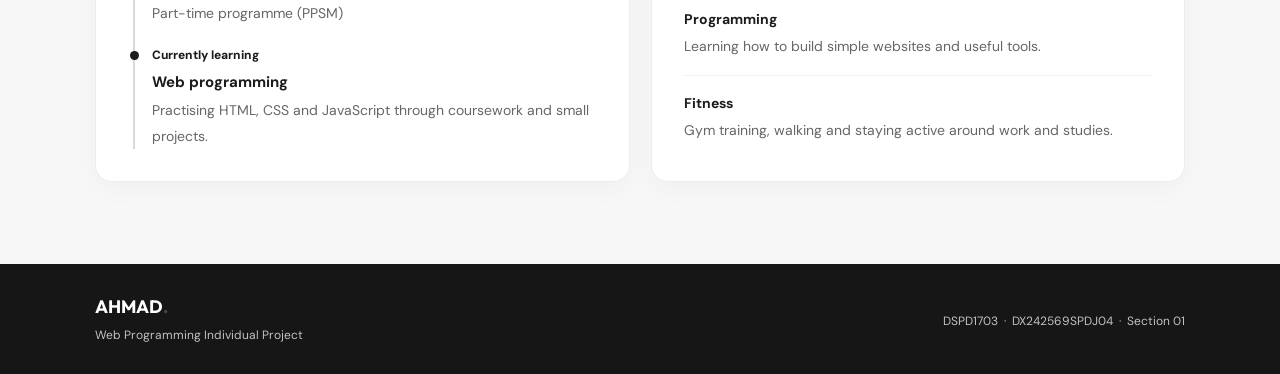
<file: PersonalInfo.html>
<!DOCTYPE html>
<html lang="en">

<head>
  <meta charset="UTF-8">
  <meta name="viewport" content="width=device-width, initial-scale=1.0">
  <meta name="description" content="Personal website and JavaScript tools project">
  <title>About me | Ahmad Salahuddin</title>
  <!-- Name: Ahmad Salahuddin bin Mazlan | Matric: DX242569SPDJ04 | Section: 01 -->
  <link rel="stylesheet" href="https://www.w3schools.com/w3css/4/w3.css">
  <link rel="stylesheet" href="css/style.css">
  <script src="js/main.js" defer></script>
  <script src="js/tools.js" defer></script>
</head>

<body>
  <header class="site-header">
    <div class="nav-shell">
      <a class="logo" href="Main.html" aria-label="Ahmad Salahuddin - homepage"><span class="logo-mark"><svg width="21"
            height="21" viewBox="0 0 24 24" fill="none" stroke="currentColor" stroke-width="1.8" stroke-linecap="round"
            stroke-linejoin="round" aria-hidden="true">
            <path d="M4 19V5a2 2 0 0 1 2-2h13v18H6a2 2 0 0 1-2-2zM4 17a2 2 0 0 1 2-2h13" />
          </svg></span><span>AHMAD<span class="logo-dot">.</span></span></a>
      <nav class="nav-desktop" aria-label="Main navigation"><a class="nav-link " href="Main.html">Home</a><a
          class="nav-link active" href="PersonalInfo.html">About me</a><a class="nav-link " href="CV.html">My CV</a><a
          class="nav-link " href="Tools.html">Useful tools</a></nav>
      <button class="menu-toggle" id="menuToggle" type="button" aria-expanded="false" aria-controls="mobileNav"
        aria-label="Open menu"><span></span><span></span><span></span></button>
    </div>
    <nav class="mobile-nav" id="mobileNav" aria-label="Mobile navigation" hidden><a class="nav-link "
        href="Main.html">Home</a><a class="nav-link active" href="PersonalInfo.html">About me</a><a class="nav-link "
        href="CV.html">My CV</a><a class="nav-link " href="Tools.html">Useful tools</a></nav>
  </header>
  <main id="main-content">
    <section class="subhero">
      <div class="page-container"><span class="eyebrow">PROFILE / ABOUT ME</span>
        <h1>About me.</h1>
        <p>A short introduction to my studies, background and interests.</p>
      </div>
    </section>
    <section class="section section-white">
      <div class="page-container profile-layout">
        <div class="profile-photo-card"><img src="assets/profile-photo.jpg" alt="Photograph of Ahmad Salahuddin">
          <div class="photo-caption">AHMAD SALAHUDDIN <span>PERSONAL PROFILE</span></div>
        </div>
        <div class="profile-main"><span class="eyebrow">WHO I AM</span>
          <h2>A bit about me.</h2>
          <p class="feature-lead">I'm Ahmad Salahuddin bin Mazlan, currently studying for a Diploma in Computer Science
            part-time at UTM Kuala Lumpur.</p>
          <p>I also work in aviation. Outside of work, I enjoy exploring computers, programming and how websites work.
          </p>
          <p>This website is one of my Web Programming projects, bringing together my personal information and a few
            simple JavaScript applications.</p>
          <div class="biodata-grid">
            <div><span>Full name</span><strong>Ahmad Salahuddin bin Mazlan</strong></div>
            <div><span>Matric number</span><strong>DX242569SPDJ04</strong></div>
            <div><span>Programme</span><strong>Diploma in Computer Science</strong></div>
            <div><span>Section</span><strong>01</strong></div>
            <div><span>University</span><strong>UTM Kuala Lumpur (PPSM)</strong></div>
            <div><span>Interests</span><strong>Computers &amp; fitness</strong></div>
          </div>
          <div class="profile-actions"><a class="btn btn-primary w3-button" href="CV.html">View CV online <svg
                width="17" height="17" viewBox="0 0 24 24" fill="none" stroke="currentColor" stroke-width="1.8"
                stroke-linecap="round" stroke-linejoin="round" aria-hidden="true">
                <path d="M5 12h14m-6-6 6 6-6 6" />
              </svg></a><a class="btn btn-outline w3-button" href="assets/Ahmad_Salahuddin_CV.pdf" download>Download CV
              (PDF) <svg width="17" height="17" viewBox="0 0 24 24" fill="none" stroke="currentColor" stroke-width="1.8"
                stroke-linecap="round" stroke-linejoin="round" aria-hidden="true">
                <path d="M6 2h8l4 4v16H6a2 2 0 0 1-2-2V4a2 2 0 0 1 2-2zM14 2v5h4M8 12h8M8 16h8" />
              </svg></a></div>
        </div>
      </div>
    </section>
    <section class="section section-muted">
      <div class="page-container">
        <div class="section-heading">
          <div><span class="eyebrow">MY BACKGROUND</span>
            <h2>Education &amp; interests.</h2>
          </div>
        </div>
        <div class="about-columns">
          <article class="content-card"><span class="content-icon"><svg width="25" height="25" viewBox="0 0 24 24"
                fill="none" stroke="currentColor" stroke-width="1.8" stroke-linecap="round" stroke-linejoin="round"
                aria-hidden="true">
                <path d="M4 19V5a2 2 0 0 1 2-2h13v18H6a2 2 0 0 1-2-2zM4 17a2 2 0 0 1 2-2h13" />
              </svg></span>
            <h3>Academic background</h3>
            <div class="timeline-item"><small>Current studies</small><strong>Diploma in Computer Science</strong>
              <p>Universiti Teknologi Malaysia, Kuala Lumpur<br>Part-time programme (PPSM)</p>
            </div>
            <div class="timeline-item"><small>Currently learning</small><strong>Web programming</strong>
              <p>Practising HTML, CSS and JavaScript through coursework and small projects.</p>
            </div>
          </article>
          <article class="content-card"><span class="content-icon"><svg width="25" height="25" viewBox="0 0 24 24"
                fill="none" stroke="currentColor" stroke-width="1.8" stroke-linecap="round" stroke-linejoin="round"
                aria-hidden="true">
                <path
                  d="M20.8 4.6a5.5 5.5 0 0 0-7.8 0L12 5.7l-1.1-1.1a5.5 5.5 0 0 0-7.8 7.8l8.9 8.9 8.9-8.9a5.5 5.5 0 0 0-.1-7.8z" />
              </svg></span>
            <h3>Personal interests</h3>
            <div class="interest-list">
              <div><strong>Computer hardware</strong>
                <p>Building computers, comparing parts and trying different setups.</p>
              </div>
              <div><strong>Programming</strong>
                <p>Learning how to build simple websites and useful tools.</p>
              </div>
              <div><strong>Fitness</strong>
                <p>Gym training, walking and staying active around work and studies.</p>
              </div>
            </div>
          </article>
        </div>
      </div>
    </section>
  </main>
  <footer class="site-footer">
    <div class="page-container footer-row">
      <div><strong>AHMAD<span class="logo-dot">.</span></strong><span class="footer-small">Web Programming Individual
          Project</span></div><span class="footer-small">DSPD1703 &nbsp;&middot;&nbsp; DX242569SPDJ04
        &nbsp;&middot;&nbsp; Section 01</span>
    </div>
  </footer>
</body>

</html>
</file>
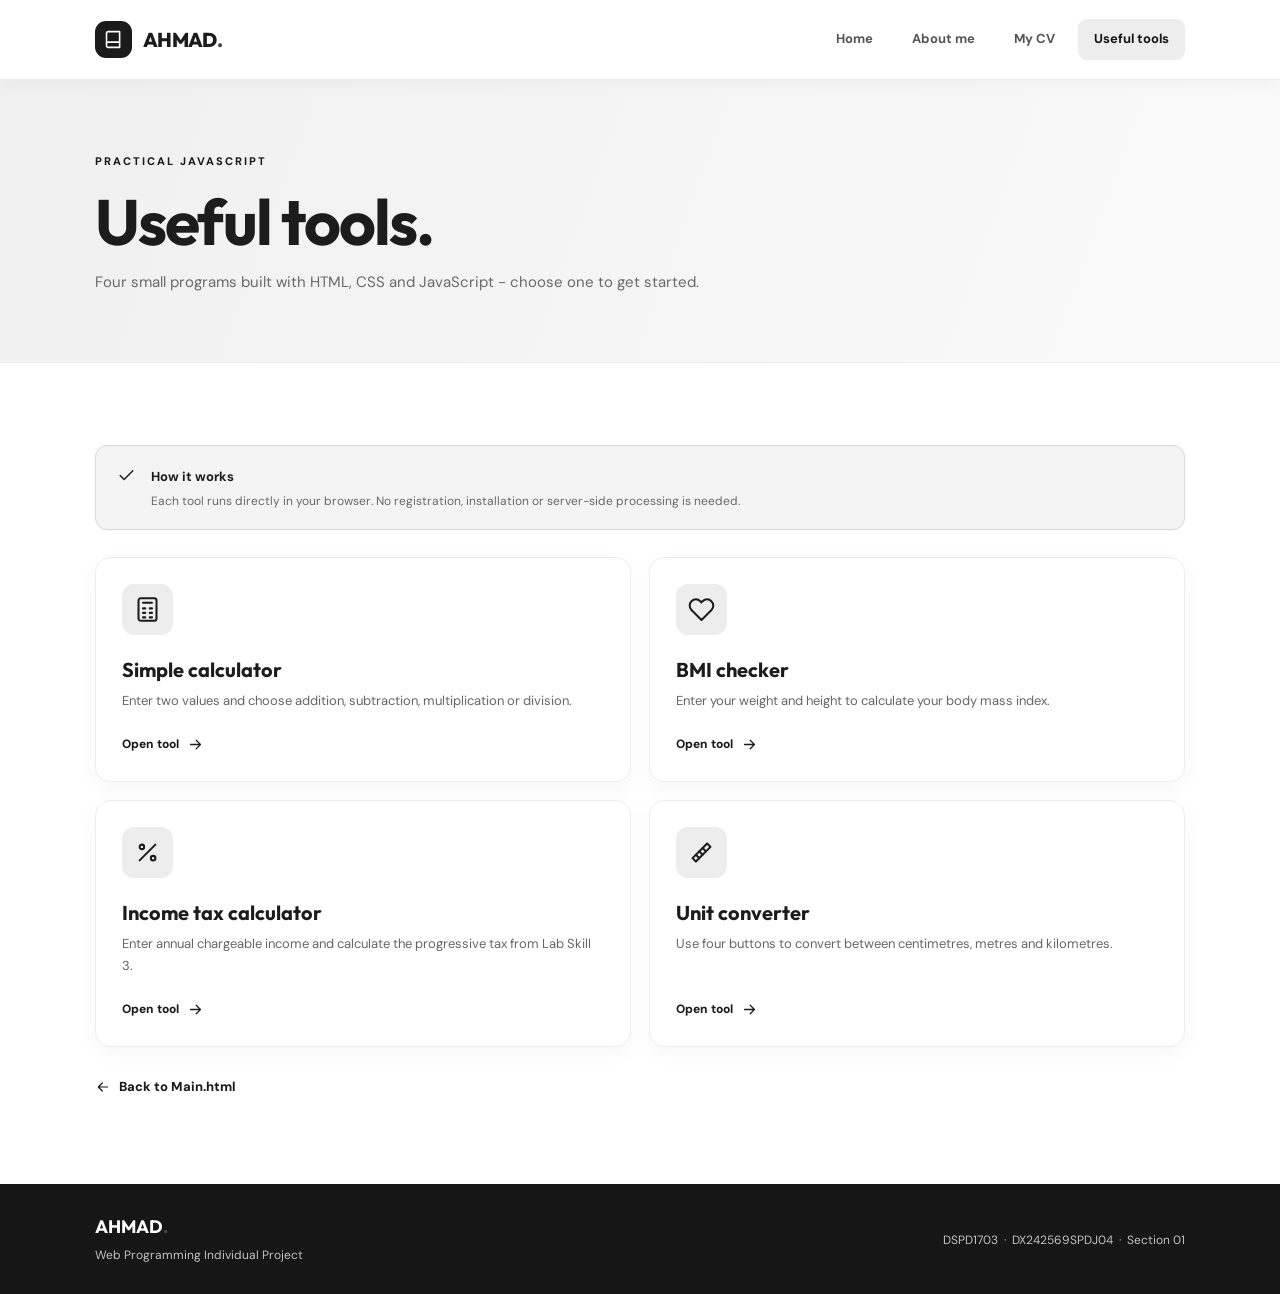
<file: Tools.html>
<!DOCTYPE html>
<html lang="en">

<head>
  <meta charset="UTF-8">
  <meta name="viewport" content="width=device-width, initial-scale=1.0">
  <meta name="description" content="Personal website and JavaScript tools project">
  <title>Useful tools | Ahmad Salahuddin</title>
  <!-- Name: Ahmad Salahuddin bin Mazlan | Matric: DX242569SPDJ04 | Section: 01 -->
  <link rel="stylesheet" href="https://www.w3schools.com/w3css/4/w3.css">
  <link rel="stylesheet" href="css/style.css">
  <script src="js/main.js" defer></script>
  <script src="js/tools.js" defer></script>
</head>

<body>
  <header class="site-header">
    <div class="nav-shell">
      <a class="logo" href="Main.html" aria-label="Ahmad Salahuddin - homepage"><span class="logo-mark"><svg width="21"
            height="21" viewBox="0 0 24 24" fill="none" stroke="currentColor" stroke-width="1.8" stroke-linecap="round"
            stroke-linejoin="round" aria-hidden="true">
            <path d="M4 19V5a2 2 0 0 1 2-2h13v18H6a2 2 0 0 1-2-2zM4 17a2 2 0 0 1 2-2h13" />
          </svg></span><span>AHMAD<span class="logo-dot">.</span></span></a>
      <nav class="nav-desktop" aria-label="Main navigation"><a class="nav-link " href="Main.html">Home</a><a
          class="nav-link " href="PersonalInfo.html">About me</a><a class="nav-link " href="CV.html">My CV</a><a
          class="nav-link active" href="Tools.html">Useful tools</a></nav>
      <button class="menu-toggle" id="menuToggle" type="button" aria-expanded="false" aria-controls="mobileNav"
        aria-label="Open menu"><span></span><span></span><span></span></button>
    </div>
    <nav class="mobile-nav" id="mobileNav" aria-label="Mobile navigation" hidden><a class="nav-link "
        href="Main.html">Home</a><a class="nav-link " href="PersonalInfo.html">About me</a><a class="nav-link "
        href="CV.html">My CV</a><a class="nav-link active" href="Tools.html">Useful tools</a></nav>
  </header>
  <main id="main-content">
    <section class="subhero">
      <div class="page-container"><span class="eyebrow">PRACTICAL JAVASCRIPT</span>
        <h1>Useful tools.</h1>
        <p>Four small programs built with HTML, CSS and JavaScript - choose one to get started.</p>
      </div>
    </section>
    <section class="section section-white">
      <div class="page-container">
        <aside class="note-card">
          <div class="note-ic"><svg width="19" height="19" viewBox="0 0 24 24" fill="none" stroke="currentColor"
              stroke-width="1.8" stroke-linecap="round" stroke-linejoin="round" aria-hidden="true">
              <path d="m4 12 5 5L20 6" />
            </svg></div>
          <div><strong>How it works</strong>
            <p>Each tool runs directly in your browser. No registration, installation or server-side processing is
              needed.</p>
          </div>
        </aside>
        <div class="tools-grid tools-grid-large"><a class="tool-tile w3-card" href="Calculator.html"><span
              class="tool-icon"><svg width="27" height="27" viewBox="0 0 24 24" fill="none" stroke="currentColor"
                stroke-width="1.8" stroke-linecap="round" stroke-linejoin="round" aria-hidden="true">
                <rect x="4" y="2" width="16" height="20" rx="2" />
                <path d="M8 6h8M8 11h2m4 0h2M8 15h2m4 0h2M8 19h2m4 0h2" />
              </svg></span>
            <h3>Simple calculator</h3>
            <p>Enter two values and choose addition, subtraction, multiplication or division.</p><span
              class="inline-link">Open tool <svg width="17" height="17" viewBox="0 0 24 24" fill="none"
                stroke="currentColor" stroke-width="1.8" stroke-linecap="round" stroke-linejoin="round"
                aria-hidden="true">
                <path d="M5 12h14m-6-6 6 6-6 6" />
              </svg></span>
          </a><a class="tool-tile w3-card" href="BMI.html"><span class="tool-icon"><svg width="27" height="27"
                viewBox="0 0 24 24" fill="none" stroke="currentColor" stroke-width="1.8" stroke-linecap="round"
                stroke-linejoin="round" aria-hidden="true">
                <path
                  d="M20.8 4.6a5.5 5.5 0 0 0-7.8 0L12 5.7l-1.1-1.1a5.5 5.5 0 0 0-7.8 7.8l8.9 8.9 8.9-8.9a5.5 5.5 0 0 0-.1-7.8z" />
              </svg></span>
            <h3>BMI checker</h3>
            <p>Enter your weight and height to calculate your body mass index.</p><span class="inline-link">Open tool
              <svg width="17" height="17" viewBox="0 0 24 24" fill="none" stroke="currentColor" stroke-width="1.8"
                stroke-linecap="round" stroke-linejoin="round" aria-hidden="true">
                <path d="M5 12h14m-6-6 6 6-6 6" />
              </svg></span>
          </a><a class="tool-tile w3-card" href="IncomeTax.html"><span class="tool-icon"><svg width="27" height="27"
                viewBox="0 0 24 24" fill="none" stroke="currentColor" stroke-width="1.8" stroke-linecap="round"
                stroke-linejoin="round" aria-hidden="true">
                <circle cx="7" cy="7" r="2" />
                <circle cx="17" cy="17" r="2" />
                <path d="M5 19 19 5" />
              </svg></span>
            <h3>Income tax calculator</h3>
            <p>Enter annual chargeable income and calculate the progressive tax from Lab Skill 3.</p><span
              class="inline-link">Open tool <svg width="17" height="17" viewBox="0 0 24 24" fill="none"
                stroke="currentColor" stroke-width="1.8" stroke-linecap="round" stroke-linejoin="round"
                aria-hidden="true">
                <path d="M5 12h14m-6-6 6 6-6 6" />
              </svg></span>
          </a><a class="tool-tile w3-card" href="UnitConverter.html"><span class="tool-icon"><svg width="27" height="27"
                viewBox="0 0 24 24" fill="none" stroke="currentColor" stroke-width="1.8" stroke-linecap="round"
                stroke-linejoin="round" aria-hidden="true">
                <path d="m4 17 13-13 3 3L7 20l-3-3z" />
                <path d="m10 11 3 3m0-6 3 3M7 14l3 3" />
              </svg></span>
            <h3>Unit converter</h3>
            <p>Use four buttons to convert between centimetres, metres and kilometres.</p><span class="inline-link">Open
              tool <svg width="17" height="17" viewBox="0 0 24 24" fill="none" stroke="currentColor" stroke-width="1.8"
                stroke-linecap="round" stroke-linejoin="round" aria-hidden="true">
                <path d="M5 12h14m-6-6 6 6-6 6" />
              </svg></span>
          </a></div>
        <div class="section-end"><a class="text-link" href="Main.html"><svg width="16" height="16" viewBox="0 0 24 24"
              fill="none" stroke="currentColor" stroke-width="1.8" stroke-linecap="round" stroke-linejoin="round"
              aria-hidden="true">
              <path d="M5 12h14m-6-6 6 6-6 6" />
            </svg> Back to Main.html</a></div>
      </div>
    </section>
  </main>
  <footer class="site-footer">
    <div class="page-container footer-row">
      <div><strong>AHMAD<span class="logo-dot">.</span></strong><span class="footer-small">Web Programming Individual
          Project</span></div><span class="footer-small">DSPD1703 &nbsp;&middot;&nbsp; DX242569SPDJ04
        &nbsp;&middot;&nbsp; Section 01</span>
    </div>
  </footer>
</body>

</html>
</file>
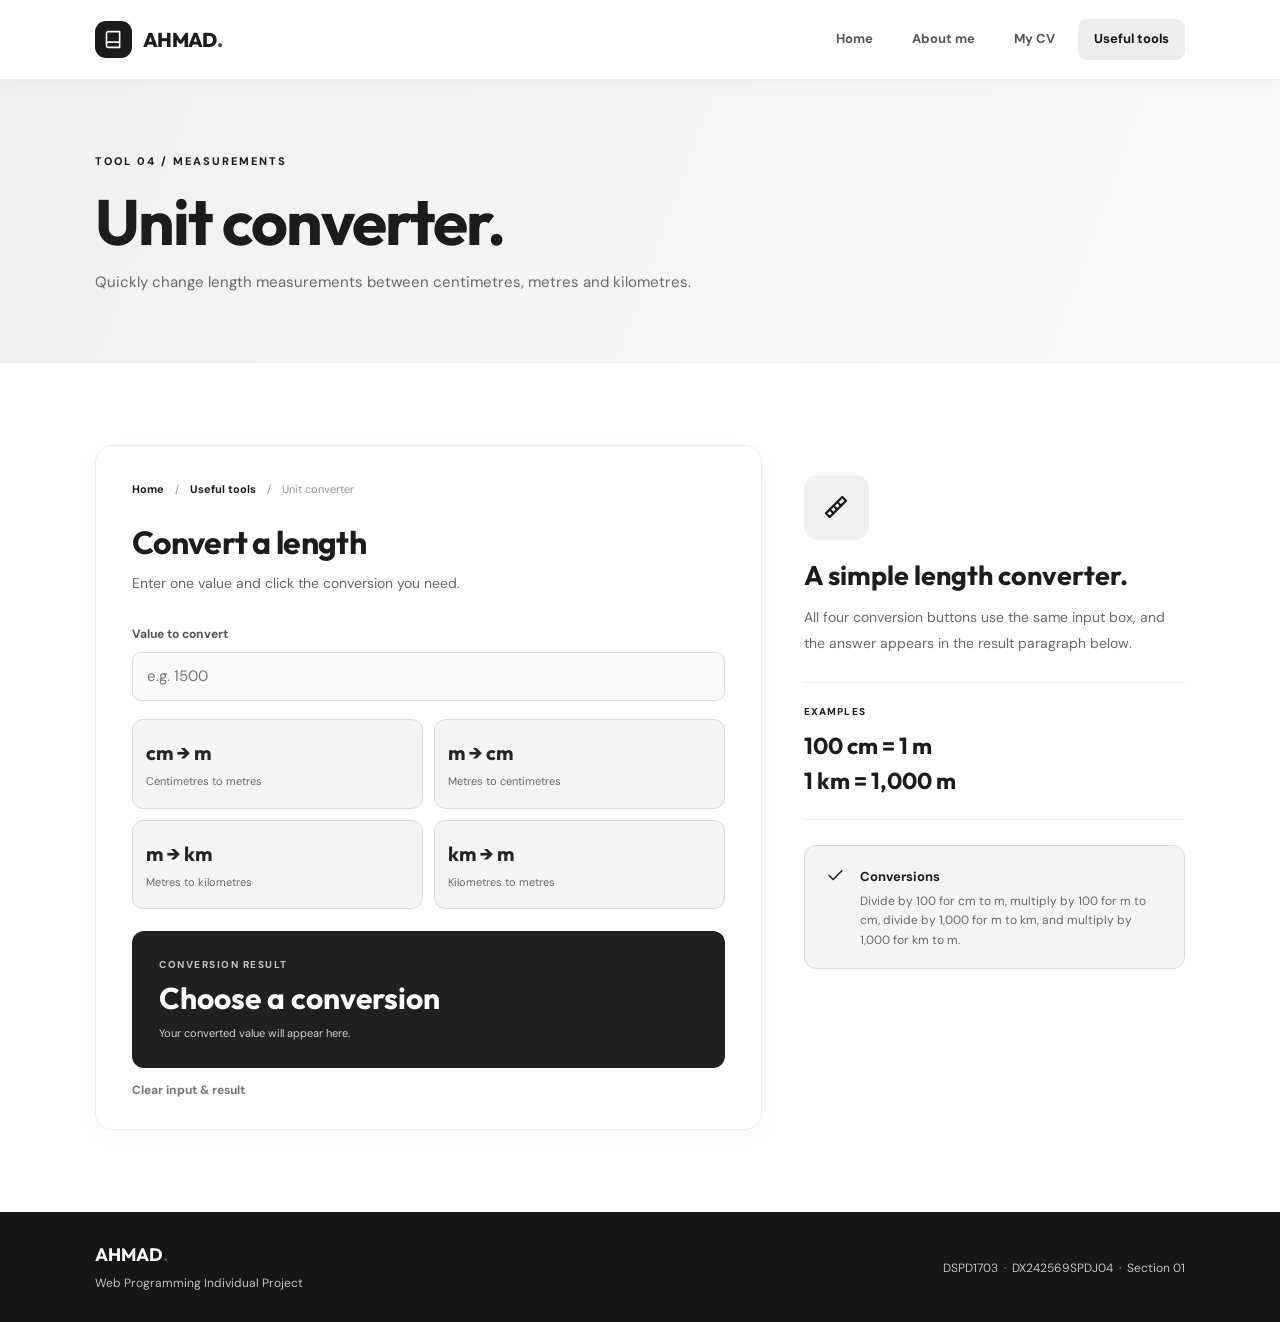
<file: UnitConverter.html>
<!DOCTYPE html>
<html lang="en">
<head>
  <meta charset="UTF-8">
  <meta name="viewport" content="width=device-width, initial-scale=1.0">
  <meta name="description" content="Personal website and JavaScript tools project">
  <title>Unit converter | Ahmad Salahuddin</title>
  <!-- Name: Ahmad Salahuddin bin Mazlan | Matric: DX242569SPDJ04 | Section: 01 -->
  <link rel="stylesheet" href="https://www.w3schools.com/w3css/4/w3.css">
  <link rel="stylesheet" href="css/style.css">
  <script src="js/main.js" defer></script>
  <script src="js/tools.js" defer></script>
</head>
<body>
  <header class="site-header">
    <div class="nav-shell">
      <a class="logo" href="Main.html" aria-label="Ahmad Salahuddin - homepage"><span class="logo-mark"><svg width="21" height="21" viewBox="0 0 24 24" fill="none" stroke="currentColor" stroke-width="1.8" stroke-linecap="round" stroke-linejoin="round" aria-hidden="true"><path d="M4 19V5a2 2 0 0 1 2-2h13v18H6a2 2 0 0 1-2-2zM4 17a2 2 0 0 1 2-2h13"/></svg></span><span>AHMAD<span class="logo-dot">.</span></span></a>
      <nav class="nav-desktop" aria-label="Main navigation"><a class="nav-link " href="Main.html">Home</a><a class="nav-link " href="PersonalInfo.html">About me</a><a class="nav-link " href="CV.html">My CV</a><a class="nav-link active" href="Tools.html">Useful tools</a></nav>
      <button class="menu-toggle" id="menuToggle" type="button" aria-expanded="false" aria-controls="mobileNav" aria-label="Open menu"><span></span><span></span><span></span></button>
    </div>
    <nav class="mobile-nav" id="mobileNav" aria-label="Mobile navigation" hidden><a class="nav-link " href="Main.html">Home</a><a class="nav-link " href="PersonalInfo.html">About me</a><a class="nav-link " href="CV.html">My CV</a><a class="nav-link active" href="Tools.html">Useful tools</a></nav>
  </header>
  <main id="main-content"><section class="subhero"><div class="page-container"><span class="eyebrow">TOOL 04 / MEASUREMENTS</span><h1>Unit converter.</h1><p>Quickly change length measurements between centimetres, metres and kilometres.</p></div></section>
<section class="section section-white"><div class="page-container tool-layout"><div class="calculator-panel content-card"><div class="tool-breadcrumb"><a href="Main.html">Home</a><span>/</span><a href="Tools.html">Useful tools</a><span>/</span><span>Unit converter</span></div><h2>Convert a length</h2><p class="tool-intro">Enter one value and click the conversion you need.</p><div class="form-field"><label for="unitValue">Value to convert</label><input id="unitValue" type="number" inputmode="decimal" step="any"  placeholder="e.g. 1500" required></div>
<div class="conversion-grid"><button type="button" class="conversion-btn" data-convert="cm-m"><strong>cm &rarr; m</strong><span>Centimetres to metres</span></button><button type="button" class="conversion-btn" data-convert="m-cm"><strong>m &rarr; cm</strong><span>Metres to centimetres</span></button><button type="button" class="conversion-btn" data-convert="m-km"><strong>m &rarr; km</strong><span>Metres to kilometres</span></button><button type="button" class="conversion-btn" data-convert="km-m"><strong>km &rarr; m</strong><span>Kilometres to metres</span></button></div>
<p class="tool-results" id="unitResult" role="status" aria-live="polite"><span>CONVERSION RESULT</span><strong>Choose a conversion</strong><small>Your converted value will appear here.</small></p><button type="button" class="reset-link" id="unitClear">Clear input &amp; result</button></div>
<div class="tool-aside"><span class="tool-aside-icon"><svg width="30" height="30" viewBox="0 0 24 24" fill="none" stroke="currentColor" stroke-width="1.8" stroke-linecap="round" stroke-linejoin="round" aria-hidden="true"><path d="m4 17 13-13 3 3L7 20l-3-3z"/><path d="m10 11 3 3m0-6 3 3M7 14l3 3"/></svg></span><h3>A simple length converter.</h3><p>All four conversion buttons use the same input box, and the answer appears in the result paragraph below.</p><div class="small-example"><span>EXAMPLES</span><strong>100 cm = 1 m<br>1 km = 1,000 m</strong></div><aside class="note-card"><div class="note-ic"><svg width="19" height="19" viewBox="0 0 24 24" fill="none" stroke="currentColor" stroke-width="1.8" stroke-linecap="round" stroke-linejoin="round" aria-hidden="true"><path d="m4 12 5 5L20 6"/></svg></div><div><strong>Conversions</strong><p>Divide by 100 for cm to m, multiply by 100 for m to cm, divide by 1,000 for m to km, and multiply by 1,000 for km to m.</p></div></aside></div></div></section></main>
  <footer class="site-footer"><div class="page-container footer-row"><div><strong>AHMAD<span class="logo-dot">.</span></strong><span class="footer-small">Web Programming Individual Project</span></div><span class="footer-small">DSPD1703 &nbsp;&middot;&nbsp; DX242569SPDJ04 &nbsp;&middot;&nbsp; Section 01</span></div></footer>
</body>
</html>
</file>
<file: css/style.css>
/* Name: Ahmad Salahuddin bin Mazlan | Matric: DX242569SPDJ04 */
@import url('https://fonts.googleapis.com/css2?family=DM+Sans:wght@400;500;600;700;800&family=Outfit:wght@400;500;600;700;800&display=swap');
:root{--navy:#1c1c1c;--deep:#101010;--teal:#1b1b1b;--teal-dark:#000000;--orange:#656565;--muted:#666666;--line:#dfdfdf;--bg:#f7f7f7;--shadow:0 16px 40px rgba(0,0,0,.07)}
*{box-sizing:border-box}html{scroll-behavior:smooth}body{margin:0;color:var(--navy);font-family:'DM Sans',Arial,sans-serif;line-height:1.6;background:white;font-size:15px}h1,h2,h3,h4{font-family:Outfit,'DM Sans',sans-serif;line-height:1.18;font-weight:700;margin-top:0}h1{letter-spacing:-2px}h2{letter-spacing:-.7px}a{text-decoration:none}a:focus-visible,button:focus-visible,input:focus-visible{outline:3px solid var(--orange);outline-offset:3px}button{cursor:pointer}img{max-width:100%}.page-container{max-width:1150px;padding:0 30px;margin:auto}
.site-header{position:sticky;top:0;z-index:20;background:#fff;border-bottom:1px solid #ededed;box-shadow:0 4px 18px rgba(31,31,31,.035)}.nav-shell{max-width:1150px;margin:auto;min-height:79px;padding:0 30px;display:flex;align-items:center;justify-content:space-between;gap:22px}.logo{display:inline-flex;align-items:center;gap:11px;font-family:Outfit,sans-serif;font-weight:800;font-size:20px;letter-spacing:-.7px;color:var(--navy)}.logo-mark{width:37px;height:37px;display:grid;place-items:center;border-radius:11px;background:var(--teal);color:#fff}.logo-dot{color:#484848}.nav-desktop{display:flex;align-items:center;gap:7px}.nav-link{display:inline-block;padding:10px 16px;border-radius:9px;color:#555555;font-size:13px;font-weight:700;transition:background .2s,color .2s}.nav-link:hover,.nav-link.active{background:#ededed;color:#161616}.menu-toggle{display:none;width:43px;height:43px;background:white;border:1px solid var(--line);border-radius:9px;padding:11px}.menu-toggle span{display:block;height:2px;background:var(--navy);margin:4px 0}.mobile-nav[hidden]{display:none!important}.mobile-nav{padding:12px 30px 20px;border-top:1px solid var(--line);background:#fff}.mobile-nav a{display:block}.site-footer{background:#161616;color:#fff}.footer-row{display:flex;justify-content:space-between;align-items:center;gap:20px;padding-top:29px;padding-bottom:29px}.site-footer strong{font-size:18px;font-family:Outfit}.footer-small{font-size:12px;color:#c2c2c2;display:block;margin-top:4px}
.eyebrow{display:inline-flex;align-items:center;gap:9px;color:var(--teal);font-weight:800;letter-spacing:2px;font-size:11px}.status-dot{width:7px;height:7px;background:#555555;border-radius:50%;box-shadow:0 0 0 4px rgba(151,151,151,.13)}.hero{min-height:620px;overflow:hidden;background:linear-gradient(110deg,#f7f7f7 0%,#fff 55%,#ebebeb 100%)}.hero-grid{min-height:620px;display:grid;grid-template-columns:1.02fr 1fr;align-items:center;gap:50px}.hero-copy{padding:45px 0}.hero-copy h1{font-size:clamp(52px,6.5vw,87px);margin:20px 0 19px;color:var(--deep)}.name-accent{color:var(--teal)}.name-punctuation{color:var(--orange)}.hero-lead{font-family:Outfit,sans-serif;font-weight:700;line-height:1.35;font-size:clamp(22px,2.6vw,30px);margin:0 0 19px}.hero-sub{max-width:475px;color:var(--muted);font-size:15px;line-height:1.85}.hero-actions{display:flex;flex-wrap:wrap;gap:12px;margin:29px 0 33px}.btn{display:inline-flex!important;align-items:center;justify-content:center;gap:12px!important;padding:13px 22px!important;border-radius:10px!important;font-size:13px;font-weight:800!important;transition:transform .2s,background .2s;border:1.5px solid transparent!important;white-space:normal}.btn:hover{transform:translateY(-2px)}.btn-primary{background:var(--teal)!important;color:white!important}.btn-primary:hover{background:var(--teal-dark)!important}.btn-outline{background:#fff!important;color:var(--teal)!important;border-color:#c2c2c2!important}.btn-outline:hover{background:#f7f7f7!important}.btn-white{background:#fff!important;color:#444444!important}.btn-full{width:100%;margin-top:25px}.hero-facts{display:flex;flex-wrap:wrap;gap:22px;color:#696969;font-size:12px;font-weight:700}.hero-facts span{display:inline-flex;align-items:center;gap:7px}
.hero-art{position:relative;min-height:510px;display:grid;place-items:center}.hero-visual{width:min(480px,100%);position:relative;z-index:2;filter:drop-shadow(0 28px 30px rgba(73,73,73,.15))}.hero-visual img{width:100%;display:block}.orbit{position:absolute;border:1px solid rgba(100,100,100,.19);border-radius:50%}.orbit-one{width:490px;height:490px}.orbit-two{width:380px;height:380px}.floating-card{position:absolute;z-index:4;display:flex;align-items:center;gap:12px;padding:12px 16px;border:1px solid #ededed;border-radius:11px;background:rgba(255,255,255,.95);box-shadow:var(--shadow);font-size:10px;font-weight:800;letter-spacing:1px;color:#444444}.floating-card svg{color:var(--teal)}.floating-card-top{top:85px;right:5px}.floating-card-bottom{left:-10px;bottom:98px}
.section{padding:82px 0}.section-white{background:#fff}.section-muted{background:#f7f7f7}.section-heading{display:flex;align-items:end;justify-content:space-between;gap:25px;margin-bottom:30px}.section-heading h2{font-size:clamp(28px,3vw,40px);margin:10px 0 0}.text-link{display:inline-flex;align-items:center;gap:8px;color:var(--teal);font-size:13px;font-weight:800}.text-link:hover{text-decoration:underline}.intro-grid{display:grid;grid-template-columns:repeat(3,1fr);gap:19px}.intro-card{padding:30px;border:1px solid var(--line);border-radius:16px;background:#fff}.intro-icon,.content-icon{width:57px;height:57px;display:grid;place-items:center;background:#eeeeee;color:var(--teal);border-radius:13px;margin-bottom:21px}.intro-card h3{font-size:22px;margin:0 0 9px}.intro-card p,.content-card p{color:var(--muted);margin:0;line-height:1.85;font-size:14px}.tools-grid{display:grid;grid-template-columns:repeat(4,1fr);gap:18px}.tools-grid-large{grid-template-columns:repeat(2,1fr);margin-top:27px}.tool-tile{display:flex;flex-direction:column;align-items:start;padding:26px;background:white;border:1px solid #ededed;border-radius:15px;box-shadow:0 7px 23px rgba(38,38,38,.035)!important;color:var(--navy);transition:transform .2s,border-color .2s,box-shadow .2s}.tool-tile:hover{transform:translateY(-5px);border-color:#afafaf;box-shadow:var(--shadow)!important}.tool-icon{display:grid;place-items:center;width:51px;height:51px;margin-bottom:23px;border-radius:12px;background:#ededed;color:var(--teal)}.tool-tile h3{font-size:20px;margin-bottom:9px}.tool-tile p{color:var(--muted);font-size:13px;margin:0 0 23px;line-height:1.7;flex:1}.inline-link{display:inline-flex;align-items:center;gap:8px;color:var(--teal);font-size:12px;font-weight:800}.cta-section{padding:65px 0;background:white}.cta-box{border-radius:20px;padding:52px 60px;background:linear-gradient(115deg,#1d1d1d,#333333);display:flex;justify-content:space-between;align-items:center;gap:28px;color:#fff}.cta-box .eyebrow{color:#cfcfcf}.cta-box h2{font-size:35px;margin:8px 0}.cta-box p{color:#e4e4e4;margin:0}.subhero{padding:68px 0;background:linear-gradient(110deg,#f0f0f0,#fafafa);border-bottom:1px solid #ededed}.subhero h1{font-size:clamp(43px,5vw,64px);margin:12px 0 10px}.subhero p{max-width:720px;color:#696969;font-size:15px;margin:0}
.profile-layout{display:grid;grid-template-columns:340px 1fr;gap:65px;align-items:start}.profile-photo-card{border-radius:19px;overflow:hidden;background:#1e1e1e;box-shadow:var(--shadow)}.profile-photo-card>img{width:100%;display:block;aspect-ratio:4/4.6;object-fit:cover}.photo-caption{color:white;padding:22px 27px;font-weight:800;font-size:14px;letter-spacing:.2px}.photo-caption span{display:block;color:#afafaf;letter-spacing:1.3px;font-size:10px;margin-top:5px}.photo-warning{margin:0;background:#f2f2f2;color:#444444;font-size:11px;padding:9px 18px;line-height:1.5}.profile-main h2{font-size:39px;margin:11px 0 14px}.profile-main>p{color:#696969;line-height:1.9}.profile-main .feature-lead{font-size:18px;font-weight:700;color:#202020;line-height:1.6}.biodata-grid{display:grid;grid-template-columns:repeat(2,minmax(0,1fr));gap:20px 18px;margin:30px 0;padding:26px 0;border-top:1px solid var(--line);border-bottom:1px solid var(--line)}.biodata-grid span{display:block;color:#919191;font-size:11px;margin-bottom:4px}.biodata-grid strong{font-size:13px;color:#343434}.profile-actions{display:flex;flex-wrap:wrap;gap:12px}.about-columns{display:grid;grid-template-columns:repeat(2,1fr);gap:21px}.content-card{border:1px solid #ededed;border-radius:17px;background:#fff;padding:32px;box-shadow:0 7px 28px rgba(44,44,44,.03)}.content-card h3{font-size:25px;margin:0 0 22px}.timeline-item{padding:0 0 20px 17px;border-left:2px solid #d9d9d9;margin-left:5px;position:relative}.timeline-item:before{content:'';position:absolute;width:9px;height:9px;border-radius:50%;background:var(--teal);left:-5.5px;top:5px}.timeline-item:last-child{padding-bottom:0}.timeline-item small{display:block;color:var(--teal);font-weight:800;margin-bottom:4px}.timeline-item strong{display:block}.timeline-item p{margin:4px 0 0}.interest-list>div{border-bottom:1px solid #f2f2f2;padding:0 0 15px;margin-bottom:15px}.interest-list>div:last-child{border:0;margin:0;padding:0}.interest-list strong{font-size:14px}.interest-list p{margin-top:3px}
.cv-shell{display:grid;grid-template-columns:320px 1fr;border:1px solid #ededed;border-radius:18px;overflow:hidden;box-shadow:var(--shadow)}.cv-sidebar{background:#1e1e1e;color:#fff;padding:38px 30px;align-self:stretch}.cv-monogram{width:86px;height:86px;border-radius:23px;display:grid;place-items:center;color:#343434;background:#e4e4e4;font-size:34px;font-family:Outfit;font-weight:800;margin-bottom:26px}.cv-sidebar h2{font-size:28px;line-height:1.15;margin-bottom:7px}.cv-role{color:#cfcfcf;font-size:13px;line-height:1.7}.cv-details{padding:27px 0;margin-top:20px;border-top:1px solid #555555;display:flex;flex-direction:column;gap:16px}.cv-details span{display:flex;gap:11px;align-items:center;color:#ededed;font-size:12px;overflow-wrap:anywhere}.cv-sidebar .btn{margin-top:20px}.cv-small{color:#c2c2c2;font-size:11px;text-align:center}.cv-body{padding:40px 45px}.cv-section{padding-bottom:26px;margin-bottom:30px;border-bottom:1px solid #ededed}.cv-section:last-child{border:0;margin-bottom:0;padding-bottom:0}.cv-section h3{font-size:25px;margin:7px 0 15px}.cv-section p{color:#696969;font-size:13px;line-height:1.8}.cv-entry{display:flex;justify-content:space-between;gap:20px;margin:17px 0 3px}.cv-entry strong{display:block;font-size:14px}.cv-entry span{display:block;font-size:12px;color:#696969;margin-top:4px}.cv-entry small{white-space:nowrap;font-size:11px;color:var(--teal);font-weight:800}.tag-cloud{display:flex;flex-wrap:wrap;gap:9px}.tag-cloud span{background:#f2f2f2;color:#444444;border-radius:7px;padding:7px 10px;font-size:11px;font-weight:800}
.note-card{display:flex;gap:15px;padding:18px 21px;border:1px solid #d9d9d9;border-radius:12px;background:#f4f4f4;margin-bottom:25px}.note-ic{color:var(--teal);margin-top:2px}.note-card strong{font-size:13px}.note-card p{font-size:12px;color:#696969;margin:4px 0 0;line-height:1.6}.section-end{margin-top:30px}.section-end .text-link svg{transform:rotate(180deg)}
.tool-layout{display:grid;grid-template-columns:minmax(0,1.4fr) minmax(255px,.8fr);gap:42px;align-items:start}.calculator-panel{padding:35px 36px 28px}.calculator-panel h2{font-size:32px;margin-bottom:9px}.tool-intro{font-size:13px;color:#787878;margin:0 0 28px!important}.tool-breadcrumb{display:flex;gap:11px;align-items:center;font-size:11px;color:#919191;margin-bottom:26px;flex-wrap:wrap}.tool-breadcrumb a{color:var(--teal);font-weight:700}.form-field{margin-bottom:18px}.form-field label{display:block;font-size:12px;color:#555555;font-weight:800;margin-bottom:8px}.form-field input{display:block;width:100%;height:49px;border:1px solid #d9d9d9;border-radius:9px;padding:0 14px;outline:none;background:#fafafa;color:var(--deep);font-size:15px;transition:border .2s,box-shadow .2s}.form-field input:focus{border-color:#505050;box-shadow:0 0 0 3px rgba(124,124,124,.11)}.input-grid{display:grid;grid-template-columns:repeat(2,minmax(0,1fr));gap:15px}.operation-grid{display:grid;grid-template-columns:repeat(4,1fr);gap:9px;margin:7px 0 22px}.op-btn{border:1px solid #d9d9d9;border-radius:10px;background:#f4f4f4;color:var(--teal);font-size:25px;font-weight:700;padding:11px 4px}.op-btn span{display:block;font-size:10px;font-weight:800}.op-btn:hover,.conversion-btn:hover{background:#e4e4e4;border-color:#afafaf}.tool-results{background:#202020;border-radius:12px;padding:25px 27px;margin:20px 0 5px;color:#fff;min-height:116px;display:flex;flex-direction:column;justify-content:center;overflow-wrap:anywhere}.tool-results span{display:block;color:#c2c2c2;font-size:10px;font-weight:800;letter-spacing:1.5px;margin-bottom:4px}.tool-results strong{display:block;color:#fff;font-family:Outfit,sans-serif;font-size:30px;font-weight:700;line-height:1.3}.tool-results small{color:#cfcfcf;font-size:11px;margin-top:5px;display:block}.tool-results.result-error{background:#3a3a3a}.reset-link{border:0;background:transparent;padding:13px 0 0;color:#787878;font-size:12px;font-weight:800}.reset-link:hover{text-decoration:underline;color:var(--teal)}.tool-aside{padding:30px 0}.tool-aside-icon{display:grid;place-items:center;width:65px;height:65px;border-radius:14px;background:#f1f1f1;color:var(--teal);margin-bottom:20px}.tool-aside h3{font-size:27px;margin-bottom:11px}.tool-aside>p{color:#696969;font-size:14px;line-height:1.85}.small-example{border-top:1px solid #ededed;border-bottom:1px solid #ededed;padding:21px 0;margin:25px 0}.small-example span{display:block;color:var(--teal);font-size:10px;letter-spacing:1.1px;font-weight:800;margin-bottom:9px}.small-example strong{font-family:Outfit;font-size:23px;line-height:1.5}.tool-aside .note-card{margin-top:23px}.bmi-bands{margin-top:23px}.bmi-bands>div{display:flex;align-items:center;gap:10px;font-size:12px;padding:9px 0;border-bottom:1px solid #f2f2f2;color:#696969}.bmi-bands b{margin-left:auto}.band{width:9px;height:9px;border-radius:50%;display:inline-block}.band.blue{background:#b3b3b3}.band.green{background:#767676}.band.yellow{background:#d7d7d7}.band.red{background:#353535}.tax-breakdown{background:#f7f7f7;color:#444444;font-size:12px;font-weight:700;padding:13px 17px;border-radius:8px;margin-top:12px}.conversion-grid{display:grid;grid-template-columns:repeat(2,minmax(0,1fr));gap:11px}.conversion-btn{border:1px solid #d9d9d9;background:#f4f4f4;border-radius:11px;padding:17px 13px;text-align:left;color:#252525}.conversion-btn strong{display:block;font-family:Outfit;font-size:20px}.conversion-btn span{display:block;font-size:11px;color:#696969;margin-top:4px}
@media (max-width:960px){.hero-grid{gap:15px}.hero-art{min-height:430px}.orbit-one{width:410px;height:410px}.orbit-two{width:310px;height:310px}.tools-grid{grid-template-columns:repeat(2,1fr)}.profile-layout{grid-template-columns:290px 1fr;gap:35px}.tool-layout{gap:23px}.calculator-panel{padding:30px}}
@media (max-width:700px){.page-container{padding:0 20px}.nav-shell{padding:0 20px;min-height:67px}.nav-desktop{display:none}.menu-toggle{display:block}.hero{min-height:auto}.hero-grid{grid-template-columns:1fr;gap:0;padding-top:45px}.hero-copy{padding:0}.hero-copy h1{font-size:57px}.hero-art{min-height:350px;max-width:465px;width:100%;margin:auto}.hero-visual{width:86%}.orbit-one{width:320px;height:320px}.orbit-two{width:250px;height:250px}.floating-card{padding:8px 11px;font-size:9px}.floating-card-top{top:42px;right:0}.floating-card-bottom{bottom:40px;left:0}.section{padding:54px 0}.section-heading{align-items:start}.section-heading .text-link{margin-top:10px}.intro-grid,.about-columns,.tool-layout{grid-template-columns:1fr}.intro-grid{gap:14px}.intro-card{padding:24px}.tools-grid{grid-template-columns:repeat(2,minmax(0,1fr))}.cta-box{padding:30px 25px;display:block}.cta-box h2{font-size:30px}.cta-box .btn{margin-top:20px}.subhero{padding:48px 0}.profile-layout{grid-template-columns:1fr}.profile-photo-card{max-width:370px}.cv-shell{grid-template-columns:1fr}.cv-sidebar{padding:30px}.cv-body{padding:30px 25px}.tool-aside{padding:2px 0}.footer-row{align-items:start;flex-direction:column}.profile-main h2{font-size:32px}}
@media (max-width:440px){.hero-copy h1{font-size:49px}.hero-actions{align-items:stretch;flex-direction:column}.hero-actions .btn{width:100%}.tools-grid,.input-grid{grid-template-columns:1fr}.operation-grid{grid-template-columns:repeat(2,1fr)}.section-heading{display:block}.section-heading .text-link{margin-top:15px}.biodata-grid{grid-template-columns:1fr}.profile-actions{flex-direction:column}.profile-actions .btn{width:100%}.cv-entry{flex-direction:column;gap:4px}.hero-art{min-height:295px}.orbit-one{width:275px;height:275px}.orbit-two{width:220px;height:220px}.floating-card{font-size:8px}.calculator-panel{padding:22px 18px}.tool-results strong{font-size:26px}}

/* Keep a clear visual gap between conversion buttons and the result panel. */
.conversion-grid + .tool-results{margin-top:22px!important}

/* Homepage cockpit photograph */
.hero-visual img { width: 100%; aspect-ratio: 4 / 3; object-fit: cover; border-radius: 18px; display: block; }
</file>
